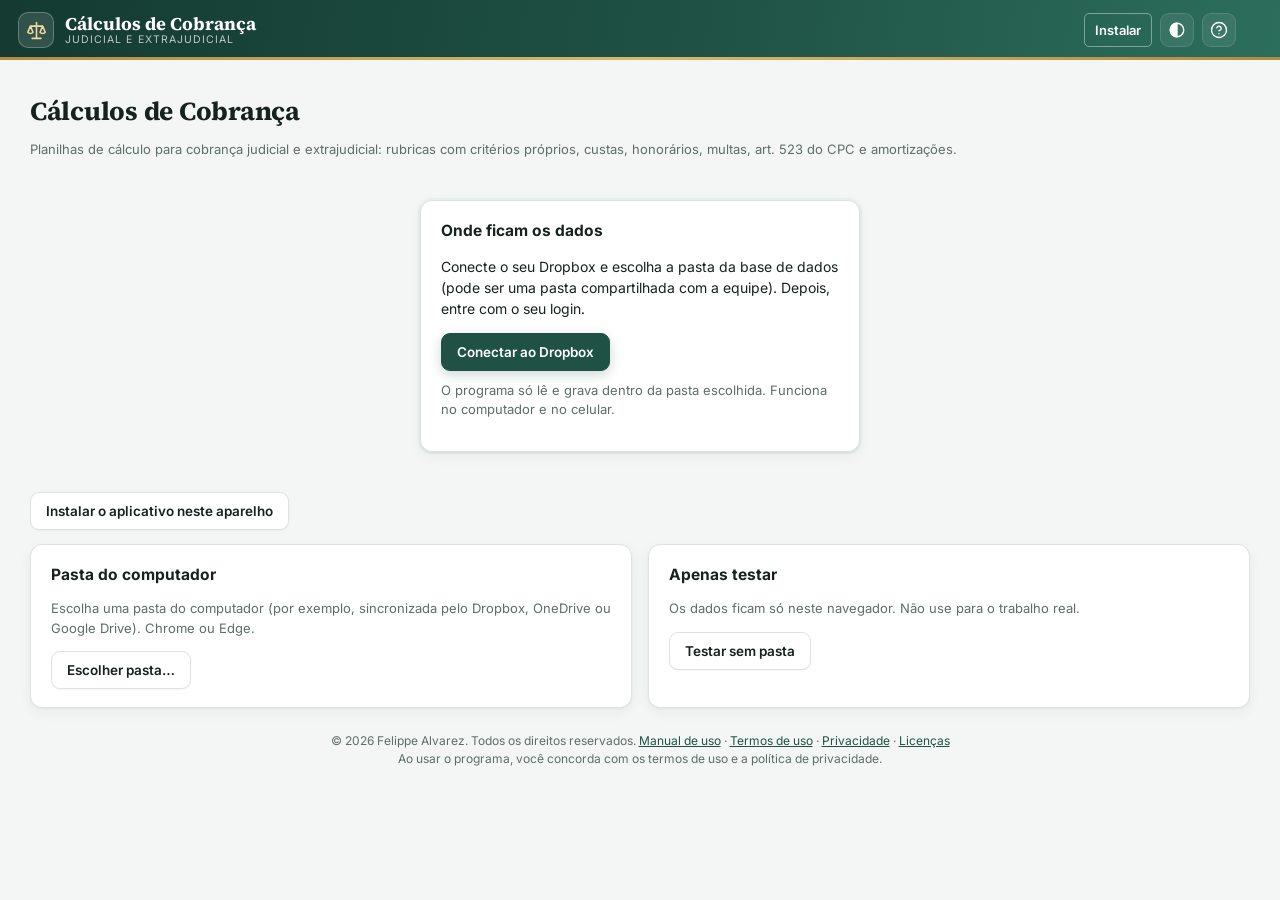
<file: index.html>
<!doctype html>
<html lang="pt-BR"><head><meta charset="utf-8"><title>Cálculos de Cobrança</title>
<meta name="description" content="Planilhas de cálculo para cobrança judicial e extrajudicial, em PDF e Excel, com memória de cálculo.">
<meta property="og:type" content="website">
<meta property="og:locale" content="pt_BR">
<meta property="og:site_name" content="Cálculos de Cobrança">
<meta property="og:title" content="Cálculos de Cobrança">
<meta property="og:description" content="Planilhas de cálculo para cobrança judicial e extrajudicial, em PDF e Excel, com memória de cálculo.">
<meta property="og:url" content="https://felippealvarez.github.io/calculos-cobranca/">
<meta property="og:image" content="https://felippealvarez.github.io/calculos-cobranca/og-image.png">
<meta property="og:image:type" content="image/png">
<meta property="og:image:width" content="1200">
<meta property="og:image:height" content="630">
<meta property="og:image:alt" content="Cálculos de Cobrança: ícone de planilha sobre fundo verde">
<meta name="twitter:card" content="summary_large_image">
<meta name="twitter:title" content="Cálculos de Cobrança">
<meta name="twitter:description" content="Planilhas de cálculo para cobrança judicial e extrajudicial, em PDF e Excel, com memória de cálculo.">
<meta name="twitter:image" content="https://felippealvarez.github.io/calculos-cobranca/og-image.png">
<meta http-equiv="refresh" content="0; url=app/index.html"></head>
<body><p><a href="app/index.html">Abrir Cálculos de Cobrança</a></p></body></html>
</file>
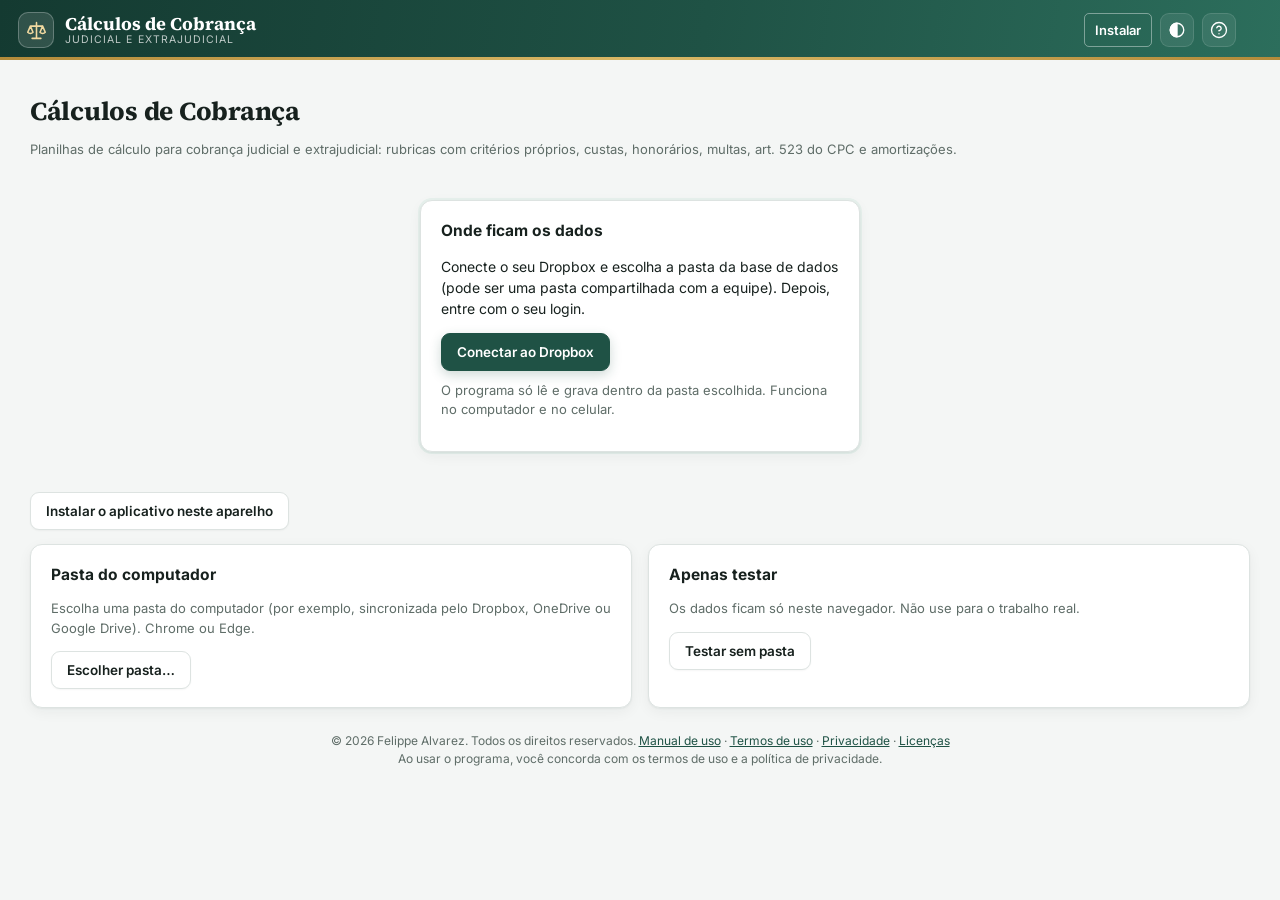
<file: app/index.html>
<!doctype html>
<html lang="pt-BR">
<head>
<meta charset="utf-8">
<meta name="viewport" content="width=device-width, initial-scale=1">
<meta name="theme-color" content="#1f5245">
<title>Cálculos de Cobrança</title>
<meta name="description" content="Planilhas de cálculo para cobrança judicial e extrajudicial, em PDF e Excel, com memória de cálculo.">
<meta property="og:type" content="website">
<meta property="og:locale" content="pt_BR">
<meta property="og:site_name" content="Cálculos de Cobrança">
<meta property="og:title" content="Cálculos de Cobrança">
<meta property="og:description" content="Planilhas de cálculo para cobrança judicial e extrajudicial, em PDF e Excel, com memória de cálculo.">
<meta property="og:url" content="https://felippealvarez.github.io/calculos-cobranca/">
<meta property="og:image" content="https://felippealvarez.github.io/calculos-cobranca/og-image.png">
<meta property="og:image:type" content="image/png">
<meta property="og:image:width" content="1200">
<meta property="og:image:height" content="630">
<meta property="og:image:alt" content="Cálculos de Cobrança: ícone de planilha sobre fundo verde">
<meta name="twitter:card" content="summary_large_image">
<meta name="twitter:title" content="Cálculos de Cobrança">
<meta name="twitter:description" content="Planilhas de cálculo para cobrança judicial e extrajudicial, em PDF e Excel, com memória de cálculo.">
<meta name="twitter:image" content="https://felippealvarez.github.io/calculos-cobranca/og-image.png">
<link rel="icon" href="icone.svg" type="image/svg+xml">
<link rel="icon" href="icones/favicon-32.png" sizes="32x32" type="image/png">
<link rel="manifest" href="manifest.webmanifest">
<link rel="apple-touch-icon" href="icones/apple-touch-icon.png">
<meta name="apple-mobile-web-app-capable" content="yes">
<meta name="mobile-web-app-capable" content="yes">
<meta name="apple-mobile-web-app-title" content="Cálculos">
<meta name="apple-mobile-web-app-status-bar-style" content="default">
<link rel="preload" href="fontes/inter.woff2" as="font" type="font/woff2" crossorigin>
<link rel="stylesheet" href="estilo.css">
<script>
  // Tema antes de desenhar a página (evita o clarão ao abrir no modo escuro)
  try { var t = localStorage.getItem('ccb-tema') || 'auto';
    document.documentElement.dataset.tema = t === 'escuro' || (t === 'auto' && matchMedia('(prefers-color-scheme: dark)').matches) ? 'escuro' : 'claro'; } catch (e) {}
</script>
</head>
<body>
<header class="topo">
  <button id="btMenu" class="bt-menu" aria-label="Abrir menu"><svg class="ic" viewBox="0 0 24 24"><path d="M4 6h16M4 12h16M4 18h16"/></svg></button>
  <a class="marca" href="#/inicio">
    <span class="emblema"><svg class="ic" viewBox="0 0 24 24"><path d="M12 3v18M7 21h10M5 7h14M5 7l-3 7a4 4 0 0 0 6 0L5 7zM19 7l-3 7a4 4 0 0 0 6 0l-3-7z"/></svg></span>
    <span class="nome-app"><b>Cálculos de Cobrança</b><small>Judicial e extrajudicial</small></span></a>
  <button type="button" id="btBuscaTopo" class="busca-topo" title="Buscar cálculo (Ctrl+K)" hidden><svg class="ic" viewBox="0 0 24 24"><circle cx="11" cy="11" r="7"/><path d="m21 21-4.3-4.3"/></svg><span>Buscar cálculo, devedor, processo…</span><kbd>Ctrl K</kbd></button>
  <div class="acoes-topo">
    <button type="button" id="btInstalarTopo" class="bt-manual" title="Instalar o aplicativo neste aparelho" hidden>Instalar</button>
    <button type="button" id="btTema" class="bt-topo" title="Tema claro ou escuro"></button>
    <a class="bt-topo" href="#/manual" title="Manual de uso"><svg class="ic" viewBox="0 0 24 24"><circle cx="12" cy="12" r="10"/><path d="M9.09 9a3 3 0 0 1 5.83 1c0 2-3 3-3 3M12 17h.01"/></svg></a>
  </div>
  <div class="topo-dir"><div id="usuarioTopo" class="usuario-topo"></div><div id="statusArmaz" class="status-armaz"></div></div>
</header>
<nav id="menu" class="menu">
  <a href="#/calculo/novo" class="menu-novo" data-ic="mais">Novo cálculo</a>
  <div class="menu-grupo">Trabalho</div>
  <a href="#/inicio" data-rota="inicio" data-ic="painel">Painel</a>
  <a href="#/calculos" data-rota="calculo" data-ic="calc">Cálculos <span class="cont" id="contCalculos"></span></a>
  <a href="#/acordos" data-rota="acordo" data-ic="acordo">Acordos</a>
  <a href="#/credores" data-rota="credor" data-ic="pessoas">Credores (clientes)</a>
  <div class="menu-grupo">Administração</div>
  <a href="#/usuarios" data-rota="usuarios" class="so-admin" data-ic="usuario">Usuários</a>
  <a href="#/config" data-rota="config" class="so-admin" data-ic="engr">Configurações</a>
  <a href="#/conta" data-rota="conta" data-ic="conta">Minha conta</a>
  <div class="menu-grupo">Ajuda</div>
  <a href="#/manual" data-rota="manual" data-ic="livro">Manual de uso</a>
  <a href="#/sobre" data-rota="sobre" data-ic="escudo">Sobre, termos e privacidade</a>
  <a href="#" id="btInstalar" class="link-instalar" data-ic="instalar">Instalar o aplicativo</a>
  <div id="rodapeMenu" class="rodape-menu"></div>
</nav>
<div id="fundoMenu" class="fundo-menu"></div>
<main id="conteudo"><p class="carregando">Carregando…</p></main>
<nav id="navInferior" class="nav-inferior">
  <a href="#/inicio" data-rota="inicio" data-ic="painel">Painel</a>
  <a href="#/calculos" data-rota="calculo" data-ic="calc">Cálculos</a>
  <a href="#/acordos" data-rota="acordo" data-ic="acordo">Acordos</a>
  <a href="#/credores" data-rota="credor" data-ic="pessoas">Credores</a>
  <a href="#" id="btMaisInferior" data-ic="menu">Mais</a>
</nav>
<a href="#/calculo/novo" id="fabNovo" class="fab" title="Novo cálculo" hidden><svg class="ic" viewBox="0 0 24 24"><path d="M12 5v14M5 12h14"/></svg></a>

<div id="modal" class="modal" hidden><div class="modal-caixa" id="modalCaixa"></div></div>
<div id="aviso" class="aviso" role="status"></div>
<datalist id="dlRubricas"></datalist>
<datalist id="dlCustas"></datalist>

<script src="lib/jspdf.umd.min.js"></script>
<script src="util.js"></script>
<script src="armazenamento.js"></script>
<script src="auth.js"></script>
<script src="indices.js"></script>
<script src="calculo.js"></script>
<script src="xlsx.js"></script>
<script src="pdf.js"></script>
<script src="relatorios.js"></script>
<script src="series.js"></script>
<script src="acordo.js"></script>
<script src="acordo-tela.js"></script>
<script src="sobre.js"></script>
<script src="manual.js"></script>
<script src="app.js"></script>
</body>
</html>
</file>
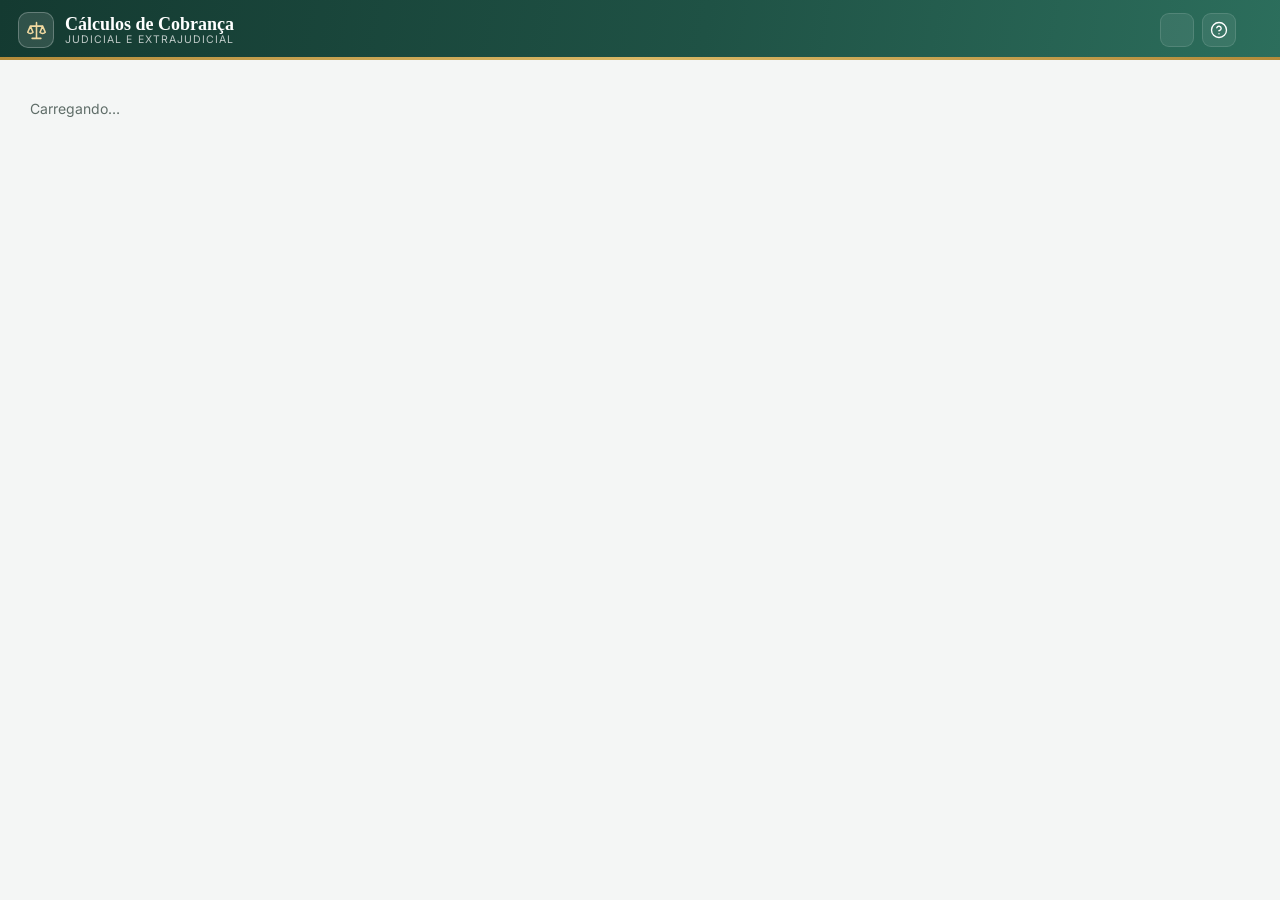
<file: Abrir Calculos de Cobranca.html>
<!doctype html>
<html lang="pt-BR"><head><meta charset="utf-8"><title>Cálculos de Cobrança</title>
<meta http-equiv="refresh" content="0; url=app/index.html"></head>
<body style="font-family:system-ui,sans-serif;padding:24px">Abrindo… Se não abrir, clique em <a href="app/index.html">app/index.html</a>. Use o Google Chrome ou o Microsoft Edge.</body></html>
</file>
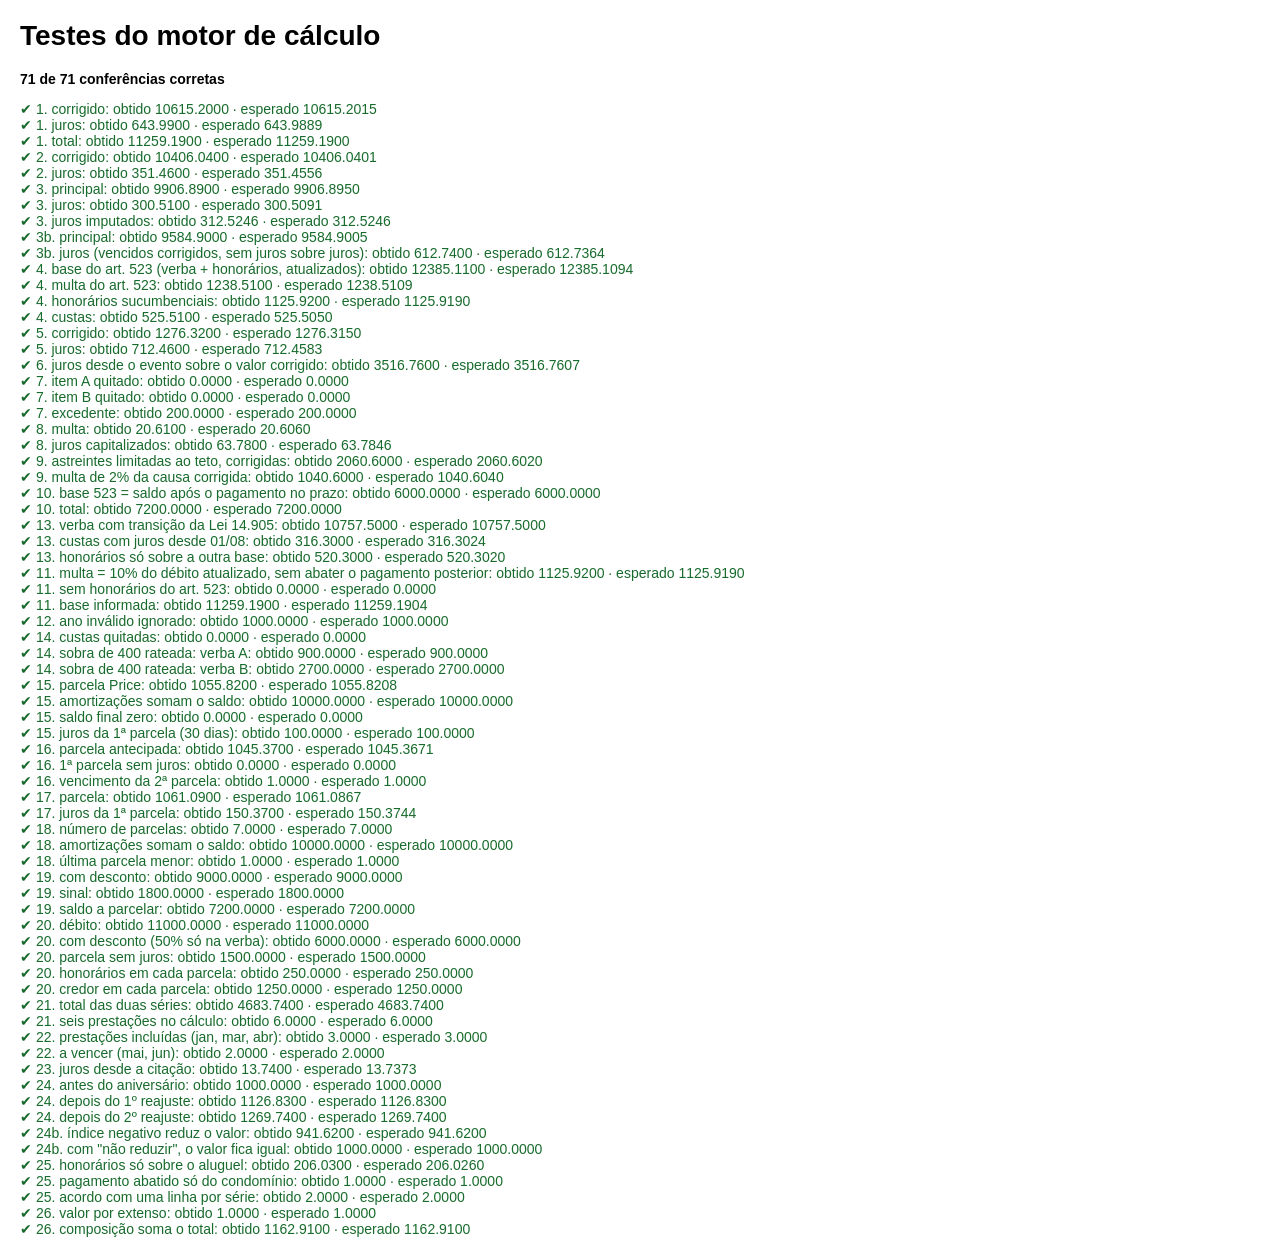
<file: _desenvolvimento/testes.html>
<!doctype html>
<html lang="pt-BR"><head><meta charset="utf-8"><title>Testes do motor de cálculo</title>
<style>body{font:14px Arial;margin:20px}.ok{color:#176b2c}.erro{color:#b3261e;font-weight:bold}pre{background:#f4f4f4;padding:8px}</style></head>
<body><h1>Testes do motor de cálculo</h1><div id="saida"></div>
<script src="../app/util.js"></script>
<script>
// Índices fictícios: IPCA 1% ao mês, taxa legal 0,5% ao mês, SELIC 1% ao mês (contas conferíveis à mão)
const D = { config: { padroes: {} }, indices: { series: {} } };
for (const [n, v] of [['IPCA', 1], ['Taxa legal', 0.5], ['SELIC', 1]]) {
  D.indices.series[n] = {};
  for (let m = '2019-01'; m <= '2026-09'; m = addMes(m, 1)) D.indices.series[n][m] = v;
}
</script>
<script src="../app/indices.js"></script>
<script src="../app/calculo.js"></script>
<script src="../app/series.js"></script>
<script src="../app/acordo.js"></script>
<script src="../app/relatorios.js"></script>
<script>
const res = [];
const perto = (a, b, tol = 0.011) => Math.abs(a - b) <= tol;
function confere(nome, obtido, esperado, tol) {
  res.push({ nome, ok: perto(obtido, esperado, tol), obtido, esperado });
}
const rub = (valor, desde, regimes, extra = {}) => ({ id: 'r' + Math.random(), descricao: 'Rubrica', valor, corrDesde: desde, jurosDesde: desde, regimes, ...extra });
const IPCA1 = [{ desde: '', indice: 'IPCA', juros: 'mensal', taxa: 1 }];
const calc = (o, data) => calcular({ tipo: 'judicial', rubricas: [], custas: [], honorarios: [], multas: [], amortizacoes: [], ...o }, data);

// 1) IPCA + 1% a.m. simples
{
  const r = calc({ rubricas: [rub(10000, '2024-01-15', IPCA1)] }, '2024-07-15');
  const corr = 10000 * Math.pow(1.01, 6), juros = corr * 0.01 / 30 * 182;
  confere('1. corrigido', r.itens[0].principal, corr);
  confere('1. juros', r.itens[0].juros, juros);
  confere('1. total', r.total, r2(corr) + r2(juros));
}
// 2) Transição da Lei 14.905/2024
{
  const regs = [{ desde: '', indice: 'IPCA', juros: 'mensal', taxa: 1 }, { desde: '2024-08-30', indice: 'IPCA', juros: 'legal' }];
  const r = calc({ rubricas: [rub(10000, '2024-06-10', regs)] }, '2024-10-10');
  const corr = 10000 * Math.pow(1.01, 4);
  const taxa = 0.01 / 30 * 81 + 0.005 / 31 * 2 + 0.005 + 0.005 / 31 * 9;
  confere('2. corrigido', r.itens[0].principal, corr);
  confere('2. juros', r.itens[0].juros, corr * taxa);
}
// 3) Amortização imputada primeiro nos juros
{
  const r = calc({ rubricas: [rub(10000, '2024-01-01', IPCA1)], amortizacoes: [{ data: '2024-04-01', valor: 1000, imputacao: 'juros', destino: 'proporcional' }] }, '2024-07-01');
  const f1 = Math.pow(1.01, 3), f2 = Math.pow(1.01, 6);
  const J1 = 10000 * 0.01 / 30 * 91;               // em unidades da data-base
  const Pb = 10000 - (1000 / f1 - J1);
  const J2 = Pb * 0.01 / 30 * 91;
  confere('3. principal', r.itens[0].principal, Pb * f2);
  confere('3. juros', r.itens[0].juros, J2 * f2);
  confere('3. juros imputados', r.amort[0].imputado[0].juros, J1 * f1);
}
// 3b) Amortização imputada primeiro no principal
{
  const r = calc({ rubricas: [rub(10000, '2024-01-01', IPCA1)], amortizacoes: [{ data: '2024-04-01', valor: 1000, imputacao: 'principal', destino: 'proporcional' }] }, '2024-07-01');
  const f1 = Math.pow(1.01, 3), f2 = Math.pow(1.01, 6);
  const J1 = 10000 * 0.01 / 30 * 91, Pb = 10000 - 1000 / f1, J2 = Pb * 0.01 / 30 * 91;
  confere('3b. principal', r.itens[0].principal, Pb * f2);
  confere('3b. juros (vencidos corrigidos, sem juros sobre juros)', r.itens[0].juros, (J1 + J2) * f2);
}
// 4) Honorários sobre a condenação, custas e art. 523
{
  const r = calc({
    rubricas: [rub(10000, '2024-01-01', IPCA1)], regimes: IPCA1,
    custas: [{ id: 'c1', data: '2024-02-01', descricao: 'Custas', valor: 500, corrigir: true }],
    honorarios: [{ id: 'h1', forma: 'condenacao', pct: 10 }],
    art523: { aplicar: true, multa: 10, honorarios: 10, baseHonorarios: true, baseCustas: false, baseMultas: true },
  }, '2024-07-01');
  const rubF = 10000 * Math.pow(1.01, 6) * (1 + 0.01 / 30 * 182);
  confere('4. base do art. 523 (verba + honorários, atualizados)', r.r523.baseFinal, rubF * 1.1, 0.02);
  confere('4. multa do art. 523', r.itens.find(i => i.itemId === 'art523-multa').total, rubF * 0.11, 0.02);
  confere('4. honorários sucumbenciais', r.itens.find(i => i.itemId === 'h1').total, rubF * 0.1, 0.02);
  confere('4. custas', r.itens.find(i => i.itemId === 'c1').total, 500 * Math.pow(1.01, 5));
}
// 5) UFIR-RJ até a Lei 14.905 e SELIC depois
{
  const regs = [{ desde: '', indice: 'UFIR-RJ', juros: 'mensal', taxa: 1 }, { desde: '2024-08-30', indice: 'Nenhum', juros: 'selic' }];
  const r = calc({ rubricas: [rub(1000, '2020-03-10', regs)] }, '2024-10-10');
  const f = 4.5373 / 3.5550;
  const taxa = 0.01 / 30 * diasEntre('2020-03-10', '2024-08-30') + 0.01 / 31 * 2 + 0.01 + 0.01 / 31 * 9;
  confere('5. corrigido', r.itens[0].principal, 1000 * f);
  confere('5. juros', r.itens[0].juros, 1000 * f * taxa);
}
// 6) Dano moral: juros desde o evento (Súm. 54) e correção desde o arbitramento (Súm. 362)
{
  const r = calc({ rubricas: [rub(20000, '2024-03-05', IPCA1, { jurosDesde: '2023-01-10' })] }, '2024-06-05');
  const f = Math.pow(1.01, 3);
  confere('6. juros desde o evento sobre o valor corrigido', r.itens[0].juros, 20000 * f * 0.01 / 30 * diasEntre('2023-01-10', '2024-06-05'));
}
// 7) Pagamento em item específico com sobra para os demais (mais antigos primeiro) e excedente
{
  const a = rub(1000, '2024-01-01', [{ desde: '', indice: 'Nenhum', juros: 'nenhum' }]), b = rub(500, '2024-02-01', [{ desde: '', indice: 'Nenhum', juros: 'nenhum' }]);
  const r = calc({ rubricas: [a, b], amortizacoes: [{ data: '2024-03-01', valor: 1700, imputacao: 'juros', destino: a.id }] }, '2024-04-01');
  confere('7. item A quitado', r.itens.find(i => i.itemId === a.id).total, 0);
  confere('7. item B quitado', r.itens.find(i => i.itemId === b.id).total, 0);
  confere('7. excedente', r.excedente, 200);
}
// 8) Multa contratual e capitalização mensal
{
  const regs = [{ desde: '', indice: 'IPCA', juros: 'mensal', taxa: 2, capitalizar: true }];
  const r = calc({ rubricas: [rub(1000, '2024-01-01', regs, { multa: 2 })] }, '2024-04-01');
  const f = Math.pow(1.01, 3), d = 91;
  confere('8. multa', r.itens[0].multa, 1000 * f * 0.02);
  confere('8. juros capitalizados', r.itens[0].juros, 1000 * f * (Math.pow(1.02, d / 30) - 1));
}
// 9) Astreintes com teto e multa sobre o valor da causa
{
  const r = calc({
    valorCausa: { valor: 50000, data: '2024-01-01' },
    multas: [{ id: 'm1', forma: 'diaria', valorDia: 100, inicio: '2024-02-01', fim: '2024-02-29', teto: 2000, corrDesde: '2024-02-29' },
      { id: 'm2', forma: 'pctCausa', pct: 2 }],
    regimes: IPCA1,
  }, '2024-05-01');
  confere('9. astreintes limitadas ao teto, corrigidas', r.itens.find(i => i.itemId === 'm1').total, 2000 * Math.pow(1.01, 3));
  confere('9. multa de 2% da causa corrigida', r.itens.find(i => i.itemId === 'm2').total, 1000 * Math.pow(1.01, 4));
}
// 10) Pagamento parcial no prazo reduz a base do art. 523 (§ 2º)
{
  const regs0 = [{ desde: '', indice: 'Nenhum', juros: 'nenhum' }];
  const r = calc({ rubricas: [rub(10000, '2024-01-01', regs0)], regimes: regs0,
    amortizacoes: [{ data: '2024-03-10', valor: 4000, imputacao: 'juros', destino: 'proporcional', noPrazo: true }],
    art523: { aplicar: true, multa: 10, honorarios: 10 } }, '2024-04-01');
  confere('10. base 523 = saldo após o pagamento no prazo', r.r523.baseFinal, 6000);
  confere('10. total', r.total, 7200);
}
// 13) Critérios numa linha (crit) com a Lei 14.905, custas com juros e honorários com outra base
{
  const crit = { indice: 'IPCA', juros: 'mensal', taxa: 1, lei14905: true };
  const r = calc({
    rubricas: [{ id: 'r1', descricao: 'Verba', valor: 10000, corrDesde: '2024-06-10', jurosDesde: '2024-06-10', crit }],
    custas: [{ id: 'c1', descricao: 'Custas', valor: 300, corrDesde: '2024-07-01', jurosDesde: '2024-08-01', crit: { indice: 'IPCA', juros: 'mensal', taxa: 1 } }],
    honorarios: [{ id: 'h1', forma: 'condenacao', pct: 10, fora: ['r1'], outras: [{ valor: 5000, corrDesde: '2024-06-01', jurosDesde: '', crit: { indice: 'IPCA', juros: 'nenhum' } }] }],
  }, '2024-10-10');
  const corr = 10000 * Math.pow(1.01, 4), taxa = 0.01 / 30 * 81 + 0.005 / 31 * 2 + 0.005 + 0.005 / 31 * 9;
  confere('13. verba com transição da Lei 14.905', r.itens.find(i => i.itemId === 'r1').total, r2(corr) + r2(corr * taxa));
  confere('13. custas com juros desde 01/08', r.itens.find(i => i.itemId === 'c1').total, 300 * Math.pow(1.01, 3) * (1 + 0.01 / 30 * diasEntre('2024-08-01', '2024-10-10')));
  confere('13. honorários só sobre a outra base', r.itens.find(i => i.itemId === 'h1').total, 500 * Math.pow(1.01, 4));
}

// 11) Art. 523 com base atualizada (padrão), só a multa, pagamento posterior ao prazo não reduz a base
{
  const a = rub(10000, '2024-01-01', IPCA1);
  const r = calc({ rubricas: [a], regimes: IPCA1,
    amortizacoes: [{ data: '2024-06-01', valor: 3000, imputacao: 'juros', destino: a.id }],
    art523: { aplicar: true, data: '2024-03-01', incluirMulta: true, multa: 10, incluirHonorarios: false, honorarios: 10 } }, '2024-07-01');
  const bruto = 10000 * Math.pow(1.01, 6) * (1 + 0.01 / 30 * 182);
  confere('11. multa = 10% do débito atualizado, sem abater o pagamento posterior', r.itens.find(i => i.itemId === 'art523-multa').total, bruto * 0.1, 0.02);
  confere('11. sem honorários do art. 523', r.itens.filter(i => i.itemId === 'art523-hon').length, 0);
  confere('11. base informada', r.r523.baseFinal, bruto, 0.02);
}
// 12) Data com ano inválido (0017) é ignorada, sem travar
{
  const r = calc({ rubricas: [rub(1000, '0017-12-01', IPCA1)] }, '2024-07-01');
  confere('12. ano inválido ignorado', r.total, 1000);
}

// 14) Amortização nas custas primeiro e o restante proporcionalmente nas verbas
{
  const s = [{ desde: '', indice: 'Nenhum', juros: 'nenhum' }];
  const a = rub(1000, '2024-01-01', s), b = rub(3000, '2024-01-01', s);
  const r = calc({ rubricas: [a, b], custas: [{ id: 'c1', descricao: 'Custas', valor: 200, corrDesde: '2024-01-01', crit: { indice: 'Nenhum', juros: 'nenhum' } }],
    amortizacoes: [{ data: '2024-02-01', valor: 600, imputacao: 'juros', destino: 'custasPrimeiro' }] }, '2024-03-01');
  confere('14. custas quitadas', r.itens.find(i => i.itemId === 'c1').total, 0);
  confere('14. sobra de 400 rateada: verba A', r.itens.find(i => i.itemId === a.id).total, 900);
  confere('14. sobra de 400 rateada: verba B', r.itens.find(i => i.itemId === b.id).total, 2700);
}

/* ---------- Simulação de acordo ---------- */
const S0 = [{ desde: '', indice: 'Nenhum', juros: 'nenhum' }];
const debito10mil = (extra = {}) => ({ tipo: 'judicial', rubricas: [rub(10000, '2024-01-01', S0, { id: 'rA' })], custas: [], honorarios: [], multas: [], amortizacoes: [], ...extra });
const acordo = (p, extra = {}) => ({ data: '2024-03-01', desconto: { modo: 'total', tipo: 'pct', valor: 0 }, sinal: { tipo: 'valor', valor: 0 },
  parcelas: { modo: 'numero', n: 10, taxa: 1, primeiro: '2024-03-31', jurosAte1: true, indice: 'IPCA', ...p }, ...extra });
const amortTotal = ra => ra.cronograma.reduce((s, x) => s + x.amortizacao, 0);
// 15) Tabela Price comum (1º vencimento 30 dias depois, com juros)
{
  const ra = calcularAcordo(debito10mil(), acordo({}));
  const pmt = 10000 * 0.01 / (1 - Math.pow(1.01, -10));
  confere('15. parcela Price', ra.parcela, pmt);
  confere('15. amortizações somam o saldo', amortTotal(ra), 10000);
  confere('15. saldo final zero', ra.cronograma[ra.cronograma.length - 1].saldo, 0);
  confere('15. juros da 1ª parcela (30 dias)', ra.cronograma[0].juros, 100);
}
// 16) Sem juros até o 1º vencimento, que cai 45 dias depois
{
  const ra = calcularAcordo(debito10mil(), acordo({ primeiro: '2024-04-15', jurosAte1: false }));
  confere('16. parcela antecipada', ra.parcela, 10000 * 0.01 / ((1 - Math.pow(1.01, -10)) * 1.01));
  confere('16. 1ª parcela sem juros', ra.cronograma[0].juros, 0);
  confere('16. vencimento da 2ª parcela', ra.cronograma[1].vencimento === '2024-05-15' ? 1 : 0, 1);
}
// 17) Com juros até um 1º vencimento 45 dias depois (juros proporcionais compostos)
{
  const ra = calcularAcordo(debito10mil(), acordo({ primeiro: '2024-04-15' }));
  const SV = 10000 * Math.pow(1.01, 45 / 30);
  confere('17. parcela', ra.parcela, SV * 0.01 / ((1 - Math.pow(1.01, -10)) * 1.01));
  confere('17. juros da 1ª parcela', ra.cronograma[0].juros, SV - 10000);
}
// 18) Valor da parcela informado: número de parcelas e última ajustada
{
  const ra = calcularAcordo(debito10mil(), acordo({ modo: 'valor', valor: 1500 }));
  const n = Math.ceil(-Math.log(1 - 10100 * 0.01 / (1500 * 1.01)) / Math.log(1.01));
  confere('18. número de parcelas', ra.n, n);
  confere('18. amortizações somam o saldo', amortTotal(ra), 10000);
  confere('18. última parcela menor', ra.cronograma[ra.n - 1].valor < 1500 ? 1 : 0, 1);
}
// 19) Desconto de 10% sobre o total e sinal de 20% sobre o valor com desconto
{
  const ra = calcularAcordo(debito10mil(), acordo({}, { desconto: { modo: 'total', tipo: 'pct', valor: 10 }, sinal: { tipo: 'pct', valor: 20 } }));
  confere('19. com desconto', ra.comDesconto, 9000);
  confere('19. sinal', ra.sinal, 1800);
  confere('19. saldo a parcelar', ra.saldo, 7200);
}
// 20) Desconto verba por verba e rateio entre credor e honorários
{
  const c = debito10mil({ honorarios: [{ id: 'h1', forma: 'fixo', valor: 1000, data: '2024-01-01', crit: { indice: 'Nenhum', juros: 'nenhum' } }] });
  const ra = calcularAcordo(c, acordo({ taxa: 0, n: 4 }, { desconto: { modo: 'itens', itens: { rA: { tipo: 'pct', valor: 50 } } } }));
  confere('20. débito', ra.debito, 11000);
  confere('20. com desconto (50% só na verba)', ra.comDesconto, 6000);
  confere('20. parcela sem juros', ra.parcela, 1500);
  confere('20. honorários em cada parcela', ra.cronograma[0].honorarios, 250);
  confere('20. credor em cada parcela', ra.cronograma[0].credor, 1250);
}

/* ---------- Séries mensais ---------- */
const critIPCA1 = { indice: 'IPCA', juros: 'mensal', taxa: 1 };
const serie = (id, descricao, de, ate, valor, extra = {}) => {
  const s = { id, descricao, crit: critIPCA1, multa: 0, juros: 'vencimento', jurosData: '', meses: [], ...extra };
  for (let m = de; m <= ate; m = addMes(m, 1)) s.meses.push({ id: id + m, competencia: m, vencimento: m + '-10', valor, pago: false });
  return s;
};
const esperadoMes = (valor, venc, calc) => {
  let meses = 0; for (let m = venc.slice(0, 7); m < calc.slice(0, 7); m = addMes(m, 1)) meses++;
  const corr = valor * Math.pow(1.01, meses);
  return r2(corr) + r2(corr * 0.01 / 30 * diasEntre(venc, calc));
};
// 21) Duas séries nos mesmos meses (aluguel e condomínio), juros desde cada vencimento
{
  const r = calc({ series: [serie('A', 'Aluguel', '2024-01', '2024-03', 1000), serie('C', 'Condomínio', '2024-01', '2024-03', 500)] }, '2024-04-10');
  const esp = ['2024-01-10', '2024-02-10', '2024-03-10'].reduce((s, v) => s + esperadoMes(1000, v, '2024-04-10') + esperadoMes(500, v, '2024-04-10'), 0);
  confere('21. total das duas séries', r.total, esp, 0.03);
  confere('21. seis prestações no cálculo', r.itens.filter(i => i.serie).length, 6);
}
// 22) Mês pago e meses a vencer ficam de fora
{
  const s = serie('A', 'Aluguel', '2024-01', '2024-06', 1000); s.meses[1].pago = true;
  const r = calc({ series: [s] }, '2024-04-15');
  confere('22. prestações incluídas (jan, mar, abr)', r.itens.filter(i => i.serie).length, 3);
  confere('22. a vencer (mai, jun)', r.aVencer, 2);
}
// 23) Juros desde uma data única (citação)
{
  const r = calc({ series: [serie('A', 'Aluguel', '2024-01', '2024-01', 1000, { juros: 'data', jurosData: '2024-03-01' })] }, '2024-04-10');
  const corr = 1000 * Math.pow(1.01, 3);
  confere('23. juros desde a citação', r.itens[0].juros, corr * 0.01 / 30 * diasEntre('2024-03-01', '2024-04-10'));
}
// 24) Reajuste anual pelo índice acumulado dos 12 meses anteriores
{
  const v = valoresDaSerie('2023-01', '2024-04', 1000, { ativo: true, indice: 'IPCA', mes: 3 });
  confere('24. antes do aniversário', v.valores['2023-02'], 1000);
  confere('24. depois do 1º reajuste', v.valores['2023-03'], r2(1000 * Math.pow(1.01, 12)));
  confere('24. depois do 2º reajuste', v.valores['2024-03'], r2(r2(1000 * Math.pow(1.01, 12)) * Math.pow(1.01, 12)));
}
// 24b) Reajuste com índice negativo: sem a opção, o valor cai; com "não reduzir", fica igual
{
  const IPCAantes = { ...D.indices.series.IPCA };
  for (let m = '2023-03'; m <= '2024-02'; m = addMes(m, 1)) D.indices.series.IPCA[m] = -0.5;
  const cai = valoresDaSerie('2024-01', '2024-04', 1000, { ativo: true, indice: 'IPCA', mes: 3 });
  const mantem = valoresDaSerie('2024-01', '2024-04', 1000, { ativo: true, indice: 'IPCA', mes: 3, naoReduzir: true });
  D.indices.series.IPCA = IPCAantes;
  confere('24b. índice negativo reduz o valor', cai.valores['2024-03'], r2(1000 * Math.pow(0.995, 12)));
  confere('24b. com "não reduzir", o valor fica igual', mantem.valores['2024-03'], 1000);
}
// 25) Honorários sem uma série na base, pagamento só numa série e acordo com a série agrupada
{
  const sA = serie('A', 'Aluguel', '2024-01', '2024-02', 1000), sC = serie('C', 'Condomínio', '2024-01', '2024-02', 500);
  const c = { tipo: 'judicial', rubricas: [], custas: [], multas: [], series: [sA, sC], honorarios: [{ id: 'h1', forma: 'condenacao', pct: 10, fora: ['serie:C'] }],
    amortizacoes: [{ data: '2024-02-20', valor: 300, imputacao: 'juros', destino: 'serie:C' }] };
  const r = calcular(c, '2024-03-10');
  const alug = ['2024-01-10', '2024-02-10'].reduce((s, v) => s + esperadoMes(1000, v, '2024-03-10'), 0);
  confere('25. honorários só sobre o aluguel', r.itens.find(i => i.itemId === 'h1').total, alug * 0.1, 0.03);
  confere('25. pagamento abatido só do condomínio', r.amort[0].imputado.every(l => l.rotulo.startsWith('Condomínio')) ? 1 : 0, 1);
  const ra = calcularAcordo(c, { data: '2024-03-10', desconto: { modo: 'total', tipo: 'pct', valor: 0 }, sinal: { tipo: 'valor', valor: 0 }, parcelas: { modo: 'numero', n: 1, taxa: 0, primeiro: '2024-04-10' } });
  confere('25. acordo com uma linha por série', ra.itens.filter(i => i.itemId.startsWith('serie:')).length, 2);
}

// 26. Valor por extenso (resultado em destaque) e composição do total
{
  const ext = [[134355.61, 'cento e trinta e quatro mil, trezentos e cinquenta e cinco reais e sessenta e um centavos'], [1100000, 'um milhão e cem mil reais'],
    [2000000, 'dois milhões de reais'], [1001, 'mil e um reais'], [0.01, 'um centavo'], [100, 'cem reais']];
  confere('26. valor por extenso', ext.every(([v, t]) => valorPorExtenso(v) === t) ? 1 : 0, 1);
  const r = calc({ rubricas: [rub(1000, '2024-01-10', IPCA1, { multa: 2 })], custas: [{ id: 'c1', descricao: 'Custas', valor: 100, corrDesde: '2024-01-10', jurosDesde: '', crit: { indice: 'IPCA', juros: 'nenhum' } }] }, '2024-03-10');
  confere('26. composição soma o total', composicao(r).reduce((s, [, v]) => s + v, 0), r.total, 0.011);
}

document.getElementById('saida').innerHTML = `<p><b>${res.filter(x => x.ok).length} de ${res.length} conferências corretas</b></p>` +
  res.map(x => `<div class="${x.ok ? 'ok' : 'erro'}">${x.ok ? '✔' : '✘'} ${x.nome}: obtido ${x.obtido?.toFixed?.(4)} · esperado ${x.esperado.toFixed(4)}</div>`).join('');
window.resultadoTestes = res;
</script></body></html>
</file>
<file: app/estilo.css>
/* Fontes no próprio aplicativo (funcionam sem internet). Licença SIL Open Font License: ver fontes/ */
@font-face { font-family: "Inter"; src: url("fontes/inter.woff2") format("woff2"); font-weight: 100 900; font-style: normal; font-display: swap; }
@font-face { font-family: "Source Serif 4"; src: url("fontes/source-serif-4-700.woff2") format("woff2"); font-weight: 600 800; font-style: normal; font-display: swap; }

:root {
  --pri: #1f5245;
  --pri-esc: #143a31;
  --pri-2: #2c6e5c;
  --pri-claro: #e7f1ed;
  --pri-claro2: #f2f8f5;
  --ouro: #b38b3a;
  --ouro-claro: #f6efe0;
  --ouro-texto: #7d5f1f;
  --fundo: #f4f6f5;
  --cartao: #ffffff;
  --campo: #ffffff;
  --borda: #dde3e1;
  --borda-suave: #edf0ef;
  --texto: #17211e;
  --suave: #5f6d68;
  --ok: #1e7d4f;
  --ok-fundo: #e2f4ea;
  --aviso: #8a5a00;
  --aviso-fundo: #fff4d6;
  --erro: #b3261e;
  --erro-fundo: #fdecea;
  --azul: #2851a8;
  --azul-fundo: #e6eefc;
  --subtotal: #fafbfb;
  --barra: rgba(255,255,255,.94);
  --sombra: 0 1px 2px rgba(16,40,32,.05), 0 4px 14px rgba(16,40,32,.05);
  --sombra-forte: 0 12px 32px rgba(16,40,32,.16);
  --serifa: "Source Serif 4", Georgia, "Times New Roman", serif;
  --raio: 12px;
  --topo: 60px;
  --menu: 236px;
  color-scheme: light;
}
/* Tema escuro */
:root[data-tema="escuro"] {
  --pri: #3f9c80;
  --pri-esc: #2f7d66;
  --pri-2: #3f9c80;
  --pri-claro: #183a31;
  --pri-claro2: #13261f;
  --ouro: #d2a955;
  --ouro-claro: #3a2f17;
  --ouro-texto: #e8c983;
  --fundo: #0f1715;
  --cartao: #16201d;
  --campo: #111a17;
  --borda: #2a3a35;
  --borda-suave: #213029;
  --texto: #e4ebe8;
  --suave: #93a39d;
  --ok: #6fd3a0;
  --ok-fundo: #173a2a;
  --aviso: #f0c46a;
  --aviso-fundo: #3a2e12;
  --erro: #ff8a80;
  --erro-fundo: #3d1c1a;
  --azul: #9db8f0;
  --azul-fundo: #1c2a45;
  --subtotal: #1a2622;
  --barra: rgba(18,27,24,.94);
  --sombra: 0 1px 2px rgba(0,0,0,.3), 0 4px 14px rgba(0,0,0,.25);
  --sombra-forte: 0 12px 32px rgba(0,0,0,.5);
  color-scheme: dark;
}

* { box-sizing: border-box; }
html { -webkit-text-size-adjust: 100%; }
body {
  margin: 0;
  font: 14px/1.5 Inter, system-ui, -apple-system, "Segoe UI", Roboto, sans-serif;
  font-feature-settings: "cv11", "ss01";
  -webkit-font-smoothing: antialiased;
  background: var(--fundo);
  color: var(--texto);
}
a { color: var(--pri); }
h1 { font-family: var(--serifa); font-size: 27px; font-weight: 700; letter-spacing: -.01em; margin: 0; line-height: 1.2; }
h2 { font-size: 15.5px; font-weight: 700; margin: 0 0 10px; }
h3.sec { grid-column: 1 / -1; font-size: 12px; text-transform: uppercase; letter-spacing: .06em; color: var(--pri); margin: 14px 0 0; padding-top: 12px; border-top: 1px solid var(--borda-suave); }
h3.sec:first-child { border-top: 0; padding-top: 0; margin-top: 0; }
[hidden] { display: none !important; }
svg.ic { width: 18px; height: 18px; stroke: currentColor; fill: none; stroke-width: 1.8; stroke-linecap: round; stroke-linejoin: round; flex: none; vertical-align: middle; }

/* ---------- Estrutura ---------- */
.topo {
  position: sticky; top: 0; z-index: 30;
  height: var(--topo); display: flex; align-items: center; gap: 14px;
  padding: 0 18px; color: #fff;
  background: linear-gradient(100deg, #143a31 0%, #1f5245 55%, #2c6e5c 100%);
}
.topo::after { content: ""; position: absolute; left: 0; right: 0; bottom: 0; height: 3px; background: linear-gradient(90deg, #b38b3a, #d9b866 50%, #b38b3a); }
:root[data-tema="escuro"] .topo { background: linear-gradient(100deg, #0c1714 0%, #12261f 60%, #173129 100%); }
.marca { display: flex; align-items: center; gap: 11px; color: #fff; text-decoration: none; min-width: 0; }
.emblema { width: 36px; height: 36px; border-radius: 10px; background: rgba(255,255,255,.12); border: 1px solid rgba(255,255,255,.25); display: grid; place-items: center; flex: none; }
.emblema svg.ic { width: 21px; height: 21px; stroke: #f1d9a0; }
.nome-app { display: flex; flex-direction: column; line-height: 1.15; min-width: 0; }
.nome-app b { font-family: var(--serifa); font-size: 18px; font-weight: 700; white-space: nowrap; }
.nome-app small { font-size: 10.5px; opacity: .72; letter-spacing: .1em; text-transform: uppercase; white-space: nowrap; }
.busca-topo { margin-left: 28px; flex: 0 1 380px; min-width: 0; display: flex; align-items: center; gap: 8px; background: rgba(255,255,255,.1); border: 1px solid rgba(255,255,255,.18); border-radius: 10px; padding: 7px 12px; color: rgba(255,255,255,.78); font: inherit; font-size: 13px; cursor: pointer; text-align: left; }
.busca-topo span { flex: 1; white-space: nowrap; overflow: hidden; text-overflow: ellipsis; }
.busca-topo:hover { background: rgba(255,255,255,.16); }
.busca-topo kbd { font: 11px Inter, sans-serif; background: rgba(255,255,255,.15); border-radius: 4px; padding: 1px 6px; }
.status-armaz { margin-left: auto; font-size: 12px; opacity: .85; white-space: nowrap; overflow: hidden; text-overflow: ellipsis; max-width: 45vw; }
.bt-menu { display: none; background: none; border: 0; color: #fff; cursor: pointer; padding: 6px; border-radius: 8px; }
.bt-menu svg.ic { width: 22px; height: 22px; }
.bt-topo { display: grid; place-items: center; width: 34px; height: 34px; border-radius: 9px; color: #fff; background: rgba(255,255,255,.08); border: 1px solid rgba(255,255,255,.12); cursor: pointer; text-decoration: none; padding: 0; }
.bt-topo:hover { background: rgba(255,255,255,.18); }

.menu {
  position: fixed; top: var(--topo); left: 0; bottom: 0; width: var(--menu); z-index: 25;
  background: var(--cartao); border-right: 1px solid var(--borda); padding: 14px 12px; overflow-y: auto;
  display: none; flex-direction: column; gap: 1px;
}
body.conectado .menu { display: flex; }
.menu a { display: flex; align-items: center; gap: 11px; padding: 8px 12px; border-radius: 9px; color: var(--texto); text-decoration: none; font-weight: 500; position: relative; }
.menu a svg.ic { color: var(--suave); }
.menu a:hover { background: var(--fundo); }
.menu a.ativo { background: var(--pri-claro); color: var(--pri); font-weight: 600; }
.menu a.ativo svg.ic { color: var(--pri); }
.menu a.ativo::before { content: ""; position: absolute; left: -12px; top: 8px; bottom: 8px; width: 3px; border-radius: 0 3px 3px 0; background: var(--pri); }
.menu .cont { margin-left: auto; font-size: 11px; font-weight: 600; background: var(--fundo); color: var(--suave); border-radius: 99px; padding: 0 7px; }
.menu .cont:empty { display: none; }
.menu a.menu-novo { justify-content: center; background: var(--pri); color: #fff; font-weight: 600; margin: 2px 0 6px; box-shadow: 0 4px 12px rgba(31,82,69,.25); }
.menu a.menu-novo svg.ic { color: #fff; }
.menu a.menu-novo:hover { background: var(--pri-esc); }
.menu-grupo { font-size: 10.5px; font-weight: 700; letter-spacing: .1em; text-transform: uppercase; color: var(--suave); opacity: .75; padding: 14px 12px 5px; }
.fundo-menu { display: none; }

main { padding: 24px 30px 96px; max-width: 1320px; }
body.conectado main { margin-left: var(--menu); }
.carregando { color: var(--suave); }

.nav-inferior, .fab { display: none; }

@media (max-width: 1100px) { .busca-topo span, .busca-topo kbd { display: none; } .busca-topo { flex: none; margin-left: auto; padding: 7px 9px; } .busca-topo + .acoes-topo { margin-left: 8px; } }
@media (max-width: 900px) {
  .bt-menu { display: block; }
  body.conectado main { margin-left: 0; }
  .menu { transform: translateX(-100%); transition: transform .2s; box-shadow: 0 0 24px rgba(0,0,0,.2); }
  body.menu-aberto .menu { transform: none; }
  body.menu-aberto .fundo-menu { display: block; position: fixed; inset: var(--topo) 0 0 0; background: rgba(0,0,0,.35); z-index: 20; }
  main { padding: 16px 16px 150px; }
  .status-armaz { font-size: 11px; }
  /* Barra de navegação inferior e botão flutuante (celular) */
  body.conectado .nav-inferior { display: flex; position: fixed; left: 0; right: 0; bottom: 0; z-index: 28; background: var(--cartao); border-top: 1px solid var(--borda);
    padding: 6px 4px calc(6px + env(safe-area-inset-bottom)); justify-content: space-around; }
  .nav-inferior a { display: flex; flex-direction: column; align-items: center; gap: 2px; font-size: 10.5px; font-weight: 600; color: var(--suave); text-decoration: none; padding: 4px 8px; border-radius: 10px; min-width: 56px; }
  .nav-inferior a svg.ic { width: 21px; height: 21px; }
  .nav-inferior a.ativo { color: var(--pri); }
  body.conectado .fab:not([hidden]) { display: grid; place-items: center; position: fixed; right: 18px; bottom: calc(76px + env(safe-area-inset-bottom)); z-index: 27; width: 54px; height: 54px; border-radius: 18px;
    background: var(--ouro); color: #fff; box-shadow: 0 8px 20px rgba(179,139,58,.45); }
  .fab svg.ic { width: 24px; height: 24px; stroke-width: 2.4; }
  body.conectado .barra-salvar { bottom: calc(58px + env(safe-area-inset-bottom)); }
  body.conectado .aviso { bottom: calc(130px + env(safe-area-inset-bottom)); }
}
@media (max-width: 560px) { .nome-app small { display: none; } .nome-app b { font-size: 16px; } .acoes-topo .bt-manual { display: none; } }
@media (max-width: 420px) { .nome-app { display: none; } }

/* ---------- Componentes ---------- */
.cab-pagina { display: flex; flex-wrap: wrap; align-items: flex-end; justify-content: space-between; gap: 12px; margin-bottom: 16px; }
.cab-pagina .sub { color: var(--suave); margin-top: 4px; }
.voltar { display: inline-block; margin-bottom: 6px; text-decoration: none; font-size: 13px; }
.acoes, .acoes-linha { display: flex; flex-wrap: wrap; gap: 8px; align-items: center; }
.acoes-linha { margin-top: 10px; }
.espaco { flex: 1; }

.cartao { background: var(--cartao); border: 1px solid var(--borda); border-radius: var(--raio); padding: 16px; margin-bottom: 16px; }
.cartao-cab { display: flex; flex-wrap: wrap; gap: 10px; align-items: center; justify-content: space-between; margin-bottom: 12px; }
.cartao-cab h2 { margin: 0; }
.cartao.erro { border-color: var(--erro); background: var(--erro-fundo); }
.cartao.destaque { border-color: var(--pri); box-shadow: 0 0 0 2px var(--pri-claro); }
.colunas2 { display: grid; grid-template-columns: minmax(0, 1fr) minmax(0, 1fr); gap: 16px; align-items: start; }
.colunas2 > .cartao { margin-bottom: 0; }
.colunas2 { margin-bottom: 16px; }
@media (max-width: 1000px) { .colunas2 { grid-template-columns: minmax(0, 1fr); } }

.bt {
  display: inline-flex; align-items: center; justify-content: center; gap: 6px;
  min-height: 36px; padding: 6px 14px; border-radius: 6px; border: 1px solid var(--borda);
  background: var(--cartao); color: var(--texto); font: inherit; font-weight: 500; cursor: pointer; text-decoration: none; white-space: nowrap;
}
.bt:hover { border-color: var(--pri); color: var(--pri); }
.bt.primario { background: var(--pri); border-color: var(--pri); color: #fff; }
.bt.primario:hover { background: var(--pri-esc); color: #fff; }
.bt.perigo { color: var(--erro); border-color: #e5b8b4; }
.bt.perigo:hover { background: var(--erro-fundo); }
.bt.pequeno { min-height: 30px; padding: 4px 10px; font-size: 13px; }
.bt:disabled { opacity: .5; cursor: default; }
.bt-x { width: 30px; height: 30px; border: 0; border-radius: 6px; background: none; color: var(--suave); font-size: 20px; line-height: 1; cursor: pointer; }
.bt-x:hover:not(:disabled) { background: var(--erro-fundo); color: var(--erro); }
.bt-x:disabled { opacity: .3; }

input, select, textarea {
  font: inherit; color: var(--texto); background: var(--campo);
  border: 1px solid var(--borda); border-radius: 6px; padding: 7px 9px; min-height: 36px; width: 100%;
}
input:focus, select:focus, textarea:focus { outline: 2px solid var(--pri-claro); border-color: var(--pri); }
input:disabled, select:disabled, textarea:disabled { background: var(--fundo); color: var(--texto); }
input[type=checkbox], input[type=radio] { width: 17px; height: 17px; min-height: 0; accent-color: var(--pri); margin: 0; }
input[type=search] { max-width: 280px; }
input[type=month] { width: auto; }
textarea { resize: vertical; }
.num { text-align: right; font-variant-numeric: tabular-nums; }
.cen { text-align: center; justify-content: center; }
label.inline { display: inline-flex; align-items: center; gap: 8px; white-space: nowrap; }
label.inline input[type=date] { width: auto; }
.dica { color: var(--suave); font-size: 13px; }
.alerta { background: var(--aviso-fundo); color: var(--aviso); padding: 8px 12px; border-radius: 6px; }
.vazio { color: var(--suave); padding: 8px 0; }

.chip { display: inline-block; padding: 2px 9px; border-radius: 99px; font-size: 12px; font-weight: 600; vertical-align: middle; white-space: nowrap; }
.chip.aberto { background: var(--aviso-fundo); color: var(--aviso); }
.chip.fechado { background: var(--ok-fundo); color: var(--ok); }
.chip.pendente { background: var(--erro-fundo); color: var(--erro); }
.chip.neutro { background: var(--fundo); color: var(--suave); }

.kpis { display: grid; grid-template-columns: repeat(auto-fit, minmax(170px, 1fr)); gap: 12px; margin-bottom: 16px; }
.kpi { background: var(--cartao); border: 1px solid var(--borda); border-radius: var(--raio); padding: 12px 14px; }
.kpi span { display: block; font-size: 12px; color: var(--suave); }
.kpi b { display: block; font-size: 19px; margin-top: 2px; font-variant-numeric: tabular-nums; }
.kpi small { color: var(--suave); font-size: 12px; }

/* ---------- Tabelas ---------- */
.rolagem { overflow-x: auto; -webkit-overflow-scrolling: touch; }
.tabela { width: 100%; border-collapse: collapse; }
.tabela th { text-align: left; font-size: 12px; font-weight: 600; color: var(--suave); padding: 8px 10px; border-bottom: 2px solid var(--borda); white-space: nowrap; }
.tabela td { padding: 9px 10px; border-bottom: 1px solid var(--borda-suave); }
.tabela th.num, .tabela td.num { text-align: right; }
.tabela td.num { white-space: nowrap; }
.tabela.clicavel tbody tr { cursor: pointer; }
.tabela.clicavel tbody tr:hover { background: var(--pri-claro); }

dl.dados { display: grid; grid-template-columns: repeat(auto-fill, minmax(230px, 1fr)); gap: 10px 20px; margin: 0; }
dl.dados dt { font-size: 12px; color: var(--suave); }
dl.dados dd { margin: 0; }

/* ---------- Formulários ---------- */
.grade-form { display: grid; grid-template-columns: repeat(4, 1fr); gap: 12px 16px; }
.campo { display: flex; flex-direction: column; gap: 4px; min-width: 0; }
.campo > label { font-size: 12px; font-weight: 600; color: var(--suave); }
.campo small { color: var(--suave); font-size: 12px; }
.campo.w2 { grid-column: span 2; }
.campo.wfull, .dica.wfull { grid-column: 1 / -1; }
.barra-form { display: flex; flex-wrap: wrap; gap: 8px; align-items: center; margin-top: 18px; }
@media (max-width: 800px) {
  .grade-form { grid-template-columns: 1fr 1fr; }
}
@media (max-width: 520px) {
  .grade-form { grid-template-columns: 1fr; }
  .campo.w2 { grid-column: auto; }
}

.segmentado { display: flex; flex-wrap: wrap; gap: 8px; }
.segmentado label { display: inline-flex; align-items: center; gap: 8px; padding: 8px 12px; border: 1px solid var(--borda); border-radius: 6px; cursor: pointer; }
.segmentado label:has(input:checked) { border-color: var(--pri); background: var(--pri-claro); color: var(--pri); font-weight: 600; }

.enc-cab, .enc-linha { display: grid; grid-template-columns: 1fr 170px 170px 34px; gap: 8px; align-items: center; }
.enc-cab { font-size: 12px; font-weight: 600; color: var(--suave); }
.enc-linha { margin-bottom: 6px; }
.enc-linha label { display: block; }
#encargos:empty + .bt { margin-top: 4px; }

.rub-linha { display: grid; grid-template-columns: minmax(0, 360px) auto 34px; gap: 10px; align-items: center; margin-bottom: 6px; }
.logo-ctl { display: flex; align-items: center; gap: 12px; flex-wrap: wrap; }
.logo-ctl img { max-height: 48px; max-width: 160px; border: 1px solid var(--borda); border-radius: 4px; padding: 2px; background: #fff; }
.logo-ctl input { width: auto; border: 0; padding: 0; }

.rot-m { display: none; }

/* ---------- Mês do contrato ---------- */
.barra-mes { display: flex; flex-wrap: wrap; align-items: center; gap: 12px; }
.lanc { display: grid; grid-template-columns: minmax(150px, 1.2fr) minmax(120px, 1.2fr) 140px 140px 62px 62px 34px; gap: 8px; align-items: center; padding: 4px 0; }
.lanc.cab { font-size: 12px; font-weight: 600; color: var(--suave); border-bottom: 2px solid var(--borda); padding-bottom: 6px; margin-bottom: 4px; }
.lanc.cab .num { text-align: right; }
.lanc label { display: flex; align-items: center; justify-content: center; gap: 6px; }
.lanc.tot { font-weight: 700; border-top: 2px solid var(--borda); margin-top: 6px; padding-top: 8px; }
.lanc.tot .num { padding-right: 10px; }
.lancamentos { margin-bottom: 10px; }

.resumo { display: flex; flex-direction: column; }
.res-l { display: flex; justify-content: space-between; align-items: center; gap: 12px; padding: 7px 8px; border-bottom: 1px solid var(--borda-suave); }
.res-l b { font-variant-numeric: tabular-nums; white-space: nowrap; }
.res-l.dest { background: var(--pri-claro); font-weight: 600; }
.res-l.final { background: var(--pri); color: #fff; border-radius: 6px; font-weight: 700; font-size: 15px; margin-top: 4px; }
.res-l b.neg { color: var(--erro); }
.res-l.final b.neg { color: #ffd0cc; }
.res-l.taxa > span { display: flex; flex-wrap: wrap; align-items: center; gap: 6px; }
.taxa-ctl { display: inline-flex; flex-wrap: wrap; align-items: center; gap: 6px; min-width: 0; }
.taxa-ctl input { width: 70px; min-height: 30px; padding: 4px 6px; }
.taxa-ctl select { width: auto; max-width: 100%; min-height: 30px; padding: 4px 6px; }
.res-l > span { min-width: 0; }
.barra-mes label.inline { flex-wrap: wrap; white-space: normal; }
.res-l small { color: var(--suave); width: 100%; }

.rep { display: grid; grid-template-columns: 150px 130px 1fr 34px; gap: 8px; align-items: center; margin-bottom: 6px; }

.barra-salvar {
  position: fixed; left: 0; right: 0; bottom: 0; z-index: 15;
  display: flex; align-items: center; justify-content: flex-end; gap: 12px;
  padding: 10px 24px; background: var(--barra); backdrop-filter: blur(8px); border-top: 1px solid var(--borda);
}
body.conectado .barra-salvar { left: var(--menu); }
#estadoSalvar { color: var(--aviso); }

@media (max-width: 900px) {
  body.conectado .barra-salvar { left: 0; }
  .barra-salvar { padding: 10px 16px; }
}

@media (max-width: 760px) {
  .lanc.cab { display: none; }
  .rot-m { display: block; font-size: 11px; color: var(--suave); }
  .lanc label .rot-m { display: inline; font-size: 13px; color: var(--texto); }
  .lanc[data-i] {
    grid-template-columns: 1fr 1fr 34px;
    grid-template-areas: "rub rub del" "obs obs obs" "cob pag pag" "loc rep rep";
    border: 1px solid var(--borda); border-radius: 6px; padding: 8px; margin-bottom: 8px;
  }
  .c-rub { grid-area: rub; } .c-obs { grid-area: obs; } .c-cob { grid-area: cob; align-self: end; } .c-pag { grid-area: pag; align-self: end; }
  .c-loc { grid-area: loc; justify-content: flex-start !important; } .c-rep { grid-area: rep; justify-content: flex-start !important; } .c-del { grid-area: del; }
  .lanc.tot { grid-template-columns: 1fr 1fr; grid-template-areas: "rub rub" "cob pag"; }
  .lanc.tot .c-obs { display: none; }
  .lanc.tot .c-cob::before { content: "Cobrado: "; font-weight: 400; color: var(--suave); }
  .lanc.tot .c-pag::before { content: "Pago: "; font-weight: 400; color: var(--suave); }
  .rep { grid-template-columns: 1fr 1fr 34px; }
  .rep input[data-campo=obs] { grid-column: 1 / 3; }
  .enc-cab { display: none; }
  .enc-linha { grid-template-columns: 1fr 1fr 34px; border: 1px solid var(--borda); border-radius: 6px; padding: 8px; }
  .enc-linha .enc-rub { grid-column: 1 / 3; }
  .enc-linha .rot-m { display: block; }
  .enc-linha button { grid-column: 3; grid-row: 1; }
}

/* ---------- Conexão ---------- */
.boas-vindas { margin: 12px 0 20px; }
.boas-vindas h1 { font-size: 26px; }
.opcoes-conexao { display: grid; grid-template-columns: repeat(auto-fit, minmax(260px, 1fr)); gap: 16px; }
.opcoes-conexao .cartao { margin: 0; }

/* ---------- Modal e avisos ---------- */
.modal { position: fixed; inset: 0; z-index: 50; background: rgba(15, 23, 35, .45); display: flex; align-items: center; justify-content: center; padding: 16px; }
.modal-caixa { background: var(--cartao); border-radius: 10px; padding: 18px; width: min(960px, 100%); max-height: calc(100vh - 32px); overflow: auto; display: flex; flex-direction: column; gap: 8px; }
.modal-cab { display: flex; justify-content: space-between; align-items: center; }
.modal-cab h2 { margin: 0; }
.previa-pdf { width: 100%; height: 70vh; border: 1px solid var(--borda); border-radius: 6px; margin-top: 8px; }

.aviso {
  position: fixed; left: 50%; bottom: 76px; transform: translate(-50%, 20px); z-index: 60;
  max-width: min(560px, calc(100% - 32px)); padding: 11px 16px; border-radius: 8px;
  background: #1d2530; color: #fff; box-shadow: 0 6px 24px rgba(0,0,0,.2);
  opacity: 0; pointer-events: none; transition: opacity .2s, transform .2s;
}
.aviso.mostrar { opacity: 1; transform: translate(-50%, 0); pointer-events: auto; }
.aviso.erro { background: var(--erro); }

/* ---------- Cobrança, inadimplência e contratos vigentes ---------- */
.grade-pagto { display: grid; grid-template-columns: 160px minmax(0, auto) 160px 190px minmax(220px, 1fr); gap: 12px 16px; align-items: end; }
.grade-pagto .segmentado label { padding: 6px 10px; }
@media (max-width: 1100px) { .grade-pagto { grid-template-columns: repeat(2, minmax(0, 1fr)); } .grade-pagto .campo:nth-child(2) { grid-column: 1 / -1; } }
@media (max-width: 520px) { .grade-pagto { grid-template-columns: minmax(0, 1fr); } }
.campo-bt { display: flex; gap: 6px; }
.campo-bt input { flex: 1; min-width: 0; }
.res-l.info { color: var(--suave); font-size: 13px; }
.res-l.alerta-l { background: var(--erro-fundo); color: var(--erro); border-radius: 6px; margin-top: 6px; font-weight: 600; }
.neg { color: var(--erro); }
.kpi b.neg { color: var(--erro); }
.resumo-estreito { max-width: 560px; }
.tabela tr.grupo td { background: var(--pri-claro); color: var(--pri); font-weight: 700; padding-top: 10px; }
.tabela tr.subtotal td { font-weight: 700; border-bottom: 2px solid var(--borda); background: var(--subtotal); }
.tabela tr.total-geral td { font-weight: 700; background: var(--pri); color: #fff; }
.tabela tr.excluido td { color: var(--suave); text-decoration: line-through; }
.tabela tr.excluido td:first-child { text-decoration: none; }
.tabela tr.extra input { min-height: 30px; padding: 4px 6px; }
.tabela tr.grupo, .tabela tr.subtotal, .tabela tr.total-geral { cursor: default; }
.tabela.clicavel tbody tr.grupo:hover, .tabela.clicavel tbody tr.subtotal:hover { background: inherit; }
th.ordenavel { cursor: pointer; user-select: none; }
th.ordenavel:hover { color: var(--pri); }
.detalhes { margin-top: 14px; }
.detalhes summary { cursor: pointer; color: var(--pri); font-weight: 600; margin-bottom: 8px; }
.detalhes textarea { margin: 8px 0; font-family: ui-monospace, Consolas, monospace; }
.opcoes-conexao .campo { margin-top: 8px; }
.status-armaz.clicavel { cursor: pointer; text-decoration: underline dotted; }

/* ---------- Prévia de PDF, reajuste, descontos ---------- */
.modal-caixa.modal-grande { width: min(1000px, 100%); height: calc(100vh - 32px); max-height: none; }
.barra-previa { display: flex; flex-wrap: wrap; align-items: center; gap: 8px; }
.previa { flex: 1; min-height: 0; overflow: auto; background: #525659; border-radius: 6px; padding: 12px; display: flex; flex-direction: column; align-items: center; gap: 12px; }
.previa .carregando { color: #fff; }
.pagina-pdf { width: 100%; max-width: 900px; height: auto; background: #fff; box-shadow: 0 2px 10px rgba(0,0,0,.35); }
.previa .previa-pdf { height: 100%; min-height: 60vh; background: #fff; }
@media (max-width: 600px) { .modal { padding: 0; } .modal-caixa.modal-grande { height: 100vh; border-radius: 0; } .previa { padding: 6px; } }

.chip.reajuste { background: #ede4ff; color: #5b2bb5; }
.aviso-reajuste { border-color: #b9a2ea; background: #faf7ff; }
.aviso-reajuste h2 { color: #5b2bb5; }
.reaj-grade { display: flex; flex-wrap: wrap; align-items: center; gap: 8px 16px; margin: 8px 0; }
.reaj-grade input { width: 90px; }

.ajuste { display: grid; grid-template-columns: 130px minmax(0, 1fr) 130px auto 34px; gap: 8px; align-items: center; margin-bottom: 6px; }
@media (max-width: 760px) {
  .ajuste { grid-template-columns: 1fr 1fr 34px; border: 1px solid var(--borda); border-radius: 6px; padding: 8px; }
  .ajuste [data-campo=descricao] { grid-column: 1 / 3; grid-row: 2; }
}

/* ---------- Usuários, login e administração ---------- */
.topo-dir { margin-left: auto; display: flex; flex-direction: column; align-items: flex-end; gap: 1px; min-width: 0; }
.topo-dir .status-armaz { margin-left: 0; font-size: 11px; }
.usuario-topo { display: flex; align-items: center; gap: 8px; font-size: 13px; white-space: nowrap; }
.usuario-topo a { color: #fff; font-weight: 600; text-decoration: none; }
.usuario-topo .chip { font-size: 10px; padding: 1px 6px; }
.bt-sair { background: rgba(255,255,255,.15); border: 1px solid rgba(255,255,255,.35); color: #fff; border-radius: 5px; padding: 2px 9px; font: inherit; font-size: 12px; cursor: pointer; }
.bt-sair:hover { background: rgba(255,255,255,.28); }
body:not(.admin) .so-admin { display: none !important; }
.caixa-login { max-width: 440px; margin: 40px auto; }
.caixa-login h1 { margin-bottom: 12px; }
.grade-login { display: flex; flex-direction: column; gap: 12px; margin-top: 12px; }
.atalhos-admin { display: flex; flex-wrap: wrap; gap: 6px 14px; margin: -6px 0 14px; font-size: 13px; }
.acoes-tab { display: flex; gap: 6px; justify-content: flex-end; }
.form-modal { margin-top: 8px; }
@media (max-width: 520px) { .usuario-topo .chip { display: none; } }
body:not(.conectado) .bt-menu { display: none !important; }
.versao-app { font-size: 11px; color: var(--suave); padding: 14px 12px 4px; }
.campo-arquivo { display: flex; flex-wrap: wrap; gap: 8px; align-items: center; }
.campo-arquivo input[type=file] { width: auto; border: 0; padding: 0; min-height: 0; }

/* ---------- Prévia de boletos ---------- */
.barra-bol { display: flex; flex-wrap: wrap; align-items: center; gap: 10px 18px; }
.barra-bol input[type=number] { width: 80px; }
.bol-cartao h2 { font-size: 15px; }
.bol-grade { display: grid; grid-template-columns: minmax(0, 1fr) minmax(0, 1fr); gap: 6px 18px; }
.bol-campo { display: grid; grid-template-columns: 150px minmax(0, 1fr) auto; gap: 8px; align-items: center; padding: 5px 0; border-bottom: 1px solid var(--borda-suave); min-width: 0; }
.bol-campo.larga { grid-column: 1 / -1; }
.bol-rot { font-size: 12px; color: var(--suave); }
.bol-val { overflow-wrap: anywhere; }
.bol-campo.mono .bol-val { font-family: ui-monospace, Consolas, monospace; font-size: 13px; }
.bt-copiar { border: 1px solid var(--borda); background: var(--cartao); color: var(--pri); border-radius: 5px; padding: 2px 9px; font: inherit; font-size: 12px; cursor: pointer; white-space: nowrap; }
.bt-copiar:hover { border-color: var(--pri); }
.bt-copiar.copiado { background: var(--ok-fundo); color: var(--ok); border-color: var(--ok); }
.modal-caixa.modal-medio { width: min(900px, 100%); }
@media (max-width: 760px) {
  .bol-grade { grid-template-columns: minmax(0, 1fr); }
  .bol-campo { grid-template-columns: minmax(0, 1fr) auto; }
  .bol-rot { grid-column: 1 / -1; }
}

/* ---------- Manual, rodapé, termos ---------- */
.menu .link-manual { color: var(--pri); }
.rodape-menu { font-size: 11px; line-height: 1.5; color: var(--suave); padding: 16px 12px 6px; border-top: 1px solid var(--borda-suave); margin-top: 12px; }
.rodape-menu a { color: var(--suave); display: inline; padding: 0; margin: 0; }
.rodape-menu a:hover { color: var(--pri); background: none; }
.caixa-termos { max-width: 860px; }
.termos h2 { margin-bottom: 4px; }
.termos h3 { font-size: 15px; margin: 20px 0 6px; }
.termos p, .termos li { text-align: justify; line-height: 1.6; }
.termos ol { padding-left: 22px; }
.termos .destaque { background: var(--pri-claro); border-radius: 8px; padding: 10px 12px; }
.aceite .inline { white-space: normal; }
.licenca { font-size: 12px; color: var(--suave); text-align: justify; }

/* ================= Cobrança Condominial ================= */
.barra-filtros { display: flex; flex-wrap: wrap; gap: 8px; align-items: center; margin-bottom: 12px; }
.barra-filtros select { width: auto; max-width: 100%; }
.dev-cab, .dev-linha { display: grid; grid-template-columns: minmax(0, 1.3fr) 180px minmax(0, 1.6fr) 34px; gap: 8px; align-items: center; }
.dev-cab { font-size: 12px; font-weight: 600; color: var(--suave); margin-bottom: 4px; }
.dev-linha { margin-bottom: 6px; }
.tabela-edit td { padding: 4px 6px; }
.tabela-edit input { min-height: 32px; padding: 4px 7px; }
.tabela-edit input[type=month], .tabela-edit input[type=date] { width: 100%; min-width: 130px; }
.tabela-edit input.num { min-width: 110px; }
.tabela-edit td.cen { text-align: center; }
.tabela-edit tr.excluido input:not([type=checkbox]) { text-decoration: line-through; color: var(--suave); }
.tabela-edit tr.excluido td { text-decoration: none; }
.tabela tr.selecionado td { background: var(--pri-claro); }
.ufir-grade { display: flex; flex-wrap: wrap; gap: 4px 14px; font-size: 13px; margin: 8px 0; }
.ufir-grade span { white-space: nowrap; }
a.link-cartao { text-decoration: none; color: inherit; display: block; }
a.link-cartao:hover { border-color: var(--pri); }
a.link-cartao h2 { color: var(--pri); }
.previa-imp { max-height: 340px; overflow: auto; border: 1px solid var(--borda); border-radius: 6px; }
.tabela-imp td, .tabela-imp th { font-size: 12px; padding: 4px 8px; white-space: nowrap; max-width: 260px; overflow: hidden; text-overflow: ellipsis; }
.tabela-imp tr.excluido-imp td { color: #aab2bd; }
.cartao.destaque .resumo { margin-bottom: 8px; }
@media (max-width: 760px) {
  .dev-cab { display: none; }
  .dev-linha { grid-template-columns: 1fr 34px; border: 1px solid var(--borda); border-radius: 6px; padding: 8px; }
  .dev-linha input { grid-column: 1; }
  .dev-linha button { grid-column: 2; grid-row: 1; }
}
.menu .link-instalar { color: var(--pri); font-weight: 600; }

/* ---------- Cálculos de Cobrança ---------- */
.opcoes-linha { display: flex; flex-wrap: wrap; gap: 6px 18px; margin: 4px 0; }
.opcoes-linha label.inline { white-space: normal; }
.tabela.regimes select, .tabela.regimes input[type=date] { min-width: 130px; }
.tabela.regimes input.num { width: 80px; }
.trilha { margin: 10px 0; font-size: 13px; overflow-wrap: anywhere; }
.lista-pastas { display: flex; flex-direction: column; border: 1px solid var(--borda); border-radius: 6px; max-height: 340px; overflow-y: auto; margin-bottom: 12px; }
.lista-pastas a { padding: 9px 12px; text-decoration: none; border-bottom: 1px solid var(--borda-suave); color: var(--texto); }
.lista-pastas a:hover { background: var(--pri-claro); }
.lista-pastas .vazio { padding: 12px; margin: 0; }
#calcDet h3.sec { margin-top: 16px; }
.modal-caixa > * { min-width: 0; }
.modal-caixa.modal-item { width: min(1000px, 100%); }
.cartao > label.inline, .form-modal > label.inline { white-space: normal; align-items: flex-start; }
.tabela-verbas td { padding: 4px 4px; }
.tabela-verbas input, .tabela-verbas select { min-width: 0; }
.tabela-verbas [data-k=descricao] { min-width: 170px; }
.tabela-verbas [data-k=valor] { min-width: 105px; }
.tabela-verbas input[type=date] { min-width: 128px; }
.tabela-verbas [data-cr=indice] { min-width: 90px; }
.tabela-verbas [data-cr=juros] { min-width: 150px; }
.tabela-verbas [data-cr=taxa], .tabela-verbas .pct { width: 62px; }
.quadro-hon { border: 1px solid var(--borda); border-radius: var(--raio); padding: 12px; margin-bottom: 12px; }
.quadro-hon .hon-remover { display: flex; align-items: flex-end; justify-content: flex-end; }
.abas { display: flex; flex-wrap: wrap; gap: 6px; margin-bottom: 12px; }
.abas a { padding: 7px 12px; border: 1px solid var(--borda); border-radius: 6px; text-decoration: none; background: var(--cartao); }
.abas a.ativa { border-color: var(--pri); background: var(--pri-claro); font-weight: 600; }
.texto-legal { max-width: 860px; line-height: 1.6; }
.texto-legal h2 { margin-top: 0; }
.texto-legal h3 { font-size: 14px; margin: 16px 0 4px; color: var(--pri); }
.texto-legal p, .texto-legal li { margin: 4px 0; }
.rodape-legal { margin-top: 24px; font-size: 12px; color: var(--suave); text-align: center; }
.bt-manual { background: none; font-family: inherit; cursor: pointer; color: #fff; text-decoration: none; font-size: 13px; font-weight: 600; border: 1px solid rgba(255,255,255,.4); border-radius: 5px; padding: 4px 10px; white-space: nowrap; }
.bt-manual:hover { background: rgba(255,255,255,.15); }
.acoes-topo { margin-left: auto; display: flex; gap: 8px; }
.acoes-topo + .topo-dir { margin-left: 12px; }
.bt-manual[hidden] { display: none; }
.sumario-manual ol { columns: 2; column-gap: 32px; margin: 0; }
@media (max-width: 600px) { .sumario-manual ol { columns: 1; } .bt-manual { padding: 3px 7px; font-size: 12px; } }
#credoresCalc { display: flex; flex-direction: column; gap: 6px; margin-bottom: 6px; }
.linha-credor { display: flex; align-items: center; gap: 8px; max-width: 560px; }
.linha-credor select { flex: 1; min-width: 0; }
.menu a[hidden], .link-instalar[hidden] { display: none; }
.valor-tipo { display: flex; gap: 6px; }
.valor-tipo input { flex: 1; min-width: 0; }
.valor-tipo select { width: auto; flex: none; }
#acItens .valor-tipo input { width: 90px; flex: none; }
.tabela-verbas .id-proc { min-width: 110px; }
.quadro-serie { border: 1px solid var(--borda); border-radius: var(--raio); padding: 8px 10px; margin-top: 8px; }
.serie-cab { display: flex; flex-wrap: wrap; align-items: center; gap: 6px 12px; }
.serie-cab .acoes { margin-left: auto; display: flex; gap: 6px; }
.bt-link { background: none; border: none; padding: 0; font: inherit; color: var(--pri); cursor: pointer; }
.quadro-serie .tabela-edit input[type=month], .quadro-serie .tabela-edit input[type=date] { min-width: 130px; }
.lista-escolha { display: flex; flex-direction: column; gap: 8px; margin: 8px 0 12px; }
.lista-escolha label.inline { white-space: normal; }

/* Link discreto (ex.: compartilhar o programa, na tela Sobre) */
.link-discreto { background: none; border: 0; padding: 0; font: inherit; color: inherit; text-decoration: underline; cursor: pointer; opacity: .85; }
/* ================= Visual 1.8: componentes refinados ================= */
.cartao { border-radius: var(--raio); box-shadow: var(--sombra); padding: 18px 20px; }
.cartao.destaque { border-color: var(--borda); box-shadow: var(--sombra), 0 0 0 2px var(--pri-claro); }
.cab-pagina { margin-bottom: 18px; }
.cab-pagina .sub { margin-top: 3px; }
.sobre-titulo { margin: 0 0 2px !important; font-size: 13px; }
.voltar { font-weight: 600; }

.bt { min-height: 38px; padding: 6px 15px; border-radius: 9px; font-weight: 600; font-size: 13.5px; box-shadow: 0 1px 2px rgba(0,0,0,.04); transition: background .15s, border-color .15s, box-shadow .15s; }
.bt svg.ic { width: 17px; height: 17px; }
.bt.primario { box-shadow: 0 4px 12px rgba(31,82,69,.22); }
:root[data-tema="escuro"] .bt.primario, :root[data-tema="escuro"] .bt.primario:hover { color: #08130f; }
.bt.pequeno { min-height: 32px; border-radius: 8px; }
.bt-link { font-weight: 600; text-decoration: none; }
input, select, textarea { border-radius: 8px; }
input:focus, select:focus, textarea:focus { outline: 3px solid color-mix(in srgb, var(--pri) 18%, transparent); outline-offset: 0; }

.chip { padding: 2px 9px; font-size: 11.5px; }
.chip.judicial { background: #fde8e6; color: #a32d24; }
.chip.extra { background: var(--azul-fundo); color: var(--azul); }
.chip.ouro { background: var(--ouro-claro); color: var(--ouro-texto); }
.chip.neutro { background: var(--borda-suave); }
:root[data-tema="escuro"] .chip.judicial { background: #3d1c1a; color: #ff9d94; }

/* Títulos de seção com ícone */
.h2-sec { display: flex; align-items: center; gap: 11px; margin: 0 0 10px; }
.cartao-cab .h2-sec { margin: 0; }
.sec-ic { width: 34px; height: 34px; border-radius: 10px; display: grid; place-items: center; background: var(--pri-claro); color: var(--pri); flex: none; }
.sec-ic svg.ic { width: 18px; height: 18px; }
.secao { scroll-margin-top: calc(var(--topo) + 72px); }

/* Indicadores */
.kpis { grid-template-columns: repeat(auto-fit, minmax(200px, 1fr)); gap: 14px; }
.kpi { border-radius: var(--raio); box-shadow: var(--sombra); padding: 14px 16px; position: relative; }
.kpi b { font-size: 22px; font-weight: 700; letter-spacing: -.02em; white-space: nowrap; overflow: hidden; text-overflow: ellipsis; }
.kpi span { font-weight: 500; }
.kpi .kpi-ic { width: 36px; height: 36px; border-radius: 10px; display: grid !important; place-items: center; margin-bottom: 10px; background: var(--pri-claro); color: var(--pri); }
.kpi-ouro .kpi-ic { background: var(--ouro-claro); color: var(--ouro-texto); }
.kpi-azul .kpi-ic { background: var(--azul-fundo); color: var(--azul); }
.kpi-vinho .kpi-ic { background: var(--erro-fundo); color: var(--erro); }

/* Painel */
.painel-duas { display: grid; grid-template-columns: minmax(0, 1.5fr) minmax(0, 1fr); gap: 16px; align-items: start; }
@media (max-width: 1100px) { .painel-duas { grid-template-columns: minmax(0, 1fr); } }
.lista-recentes { display: flex; flex-direction: column; }
.recente { display: grid; grid-template-columns: 40px minmax(0, 1fr) auto; gap: 12px; align-items: center; padding: 10px 8px; border-top: 1px solid var(--borda-suave); text-decoration: none; color: inherit; border-radius: 10px; }
.recente:first-child { border-top: 0; }
.recente:hover { background: var(--pri-claro2); }
.rc-txt { min-width: 0; display: flex; flex-direction: column; }
.rc-txt b { white-space: nowrap; overflow: hidden; text-overflow: ellipsis; }
.rc-txt small { color: var(--suave); font-size: 12.5px; white-space: nowrap; overflow: hidden; text-overflow: ellipsis; }
.rc-val { text-align: right; display: flex; flex-direction: column; }
.rc-val b { font-variant-numeric: tabular-nums; white-space: nowrap; }
.rc-val small { color: var(--suave); font-size: 11.5px; }
.avatar-ini { width: 40px; height: 40px; border-radius: 11px; display: grid; place-items: center; color: #fff; font-weight: 700; font-size: 13px; flex: none; letter-spacing: .02em; }
.barras-comp { display: flex; flex-direction: column; gap: 11px; }
.bc-linha { display: grid; grid-template-columns: minmax(0, 150px) 1fr auto; gap: 10px; align-items: center; font-size: 13px; }
.bc-linha b { font-variant-numeric: tabular-nums; white-space: nowrap; font-size: 12.5px; }
.bc-trilho { height: 9px; background: var(--borda-suave); border-radius: 99px; overflow: hidden; }
.bc-trilho i { display: block; height: 100%; border-radius: 99px; }
.indices-painel { margin-top: 16px; padding-top: 14px; border-top: 1px dashed var(--borda); display: grid; grid-template-columns: repeat(auto-fit, minmax(110px, 1fr)); gap: 8px; }
.indices-painel div { background: var(--pri-claro2); border-radius: 10px; padding: 8px 10px; }
.indices-painel span { display: block; font-size: 10.5px; color: var(--suave); font-weight: 700; letter-spacing: .04em; text-transform: uppercase; }
.indices-painel b { display: block; font-size: 15px; }
.indices-painel small { font-size: 11px; color: var(--suave); }

/* Lista de cálculos */
.barra-filtros { gap: 10px; }
.chips-filtro { display: flex; flex-wrap: wrap; gap: 6px; }
.chip-filtro { display: inline-flex; align-items: center; gap: 6px; padding: 6px 12px; border-radius: 99px; border: 1px solid var(--borda); background: var(--cartao); font: inherit; font-size: 12.5px; font-weight: 600; color: var(--texto); cursor: pointer; }
.chip-filtro span { font-size: 11px; background: var(--borda-suave); border-radius: 99px; padding: 0 6px; }
.chip-filtro.on { background: var(--pri); border-color: var(--pri); color: #fff; }
:root[data-tema="escuro"] .chip-filtro.on { color: #08130f; }
.chip-filtro.on span { background: rgba(255,255,255,.22); }
.busca-campo { display: flex; align-items: center; gap: 6px; flex: 1 1 240px; min-width: 200px; border: 1px solid var(--borda); background: var(--campo); border-radius: 9px; padding: 0 0 0 10px; color: var(--suave); }
.busca-campo input { border: 0; min-height: 36px; max-width: none; background: transparent; padding-left: 2px; }
.busca-campo input:focus { outline: none; }
.busca-campo:focus-within { border-color: var(--pri); }
.alternar-vista { display: flex; background: var(--borda-suave); border-radius: 9px; padding: 3px; }
.alternar-vista button { border: 0; background: none; padding: 5px 8px; border-radius: 7px; color: var(--suave); cursor: pointer; display: grid; place-items: center; }
.alternar-vista button.on { background: var(--cartao); color: var(--pri); box-shadow: 0 1px 3px rgba(0,0,0,.1); }
.grade-cartoes { display: grid; grid-template-columns: repeat(auto-fill, minmax(290px, 1fr)); gap: 14px; }
.cartao-calc { background: var(--cartao); border: 1px solid var(--borda); border-radius: var(--raio); box-shadow: var(--sombra); padding: 15px 16px; display: flex; flex-direction: column; gap: 10px; text-decoration: none; color: inherit; transition: transform .15s, box-shadow .15s, border-color .15s; }
.cartao-calc:hover { transform: translateY(-2px); box-shadow: var(--sombra-forte); border-color: color-mix(in srgb, var(--pri) 40%, var(--borda)); }
.cc-topo { display: flex; gap: 10px; align-items: center; min-width: 0; }
.cc-topo .avatar-ini { width: 38px; height: 38px; }
.cc-nome { display: flex; flex-direction: column; min-width: 0; flex: 1; }
.cc-nome b { line-height: 1.25; overflow: hidden; text-overflow: ellipsis; display: -webkit-box; -webkit-line-clamp: 2; -webkit-box-orient: vertical; }
.cc-nome small { color: var(--suave); font-size: 12px; white-space: nowrap; overflow: hidden; text-overflow: ellipsis; }
.cc-chips { display: flex; flex-direction: column; align-items: flex-end; gap: 3px; }
.cc-valor { font-size: 21px; font-weight: 800; letter-spacing: -.02em; font-variant-numeric: tabular-nums; }
.barra-comp { display: flex; height: 7px; border-radius: 99px; overflow: hidden; gap: 2px; background: var(--borda-suave); }
.barra-comp i { display: block; min-width: 3px; }
.cc-pe { display: flex; justify-content: space-between; gap: 10px; font-size: 11.5px; color: var(--suave); border-top: 1px solid var(--borda-suave); padding-top: 9px; }
.cc-pe span:first-child { overflow: hidden; text-overflow: ellipsis; white-space: nowrap; }
.cc-pe span:last-child { white-space: nowrap; }

/* Estados vazios */
.estado-vazio { text-align: center; padding: 26px 16px; }
.estado-vazio h3 { margin: 12px 0 4px; font-size: 16px; }
.estado-vazio p { margin: 0 auto 14px; color: var(--suave); max-width: 380px; font-size: 13px; }
.ev-ilustra { position: relative; width: 74px; height: 74px; margin: 0 auto; border-radius: 20px; background: var(--pri-claro); color: var(--pri); display: grid; place-items: center; }
.ev-ilustra > svg.ic { width: 34px; height: 34px; stroke-width: 1.5; }
.ev-ilustra span { position: absolute; right: -8px; bottom: -8px; width: 30px; height: 30px; border-radius: 50%; background: var(--ouro); color: #fff; display: grid; place-items: center; border: 3px solid var(--cartao); }
.ev-ilustra span svg.ic { width: 15px; height: 15px; stroke-width: 2.6; }

/* Etapas do cálculo */
.etapas { position: sticky; top: calc(var(--topo) + 8px); z-index: 12; display: flex; align-items: center; gap: 2px; background: var(--barra); backdrop-filter: blur(8px);
  border: 1px solid var(--borda); border-radius: 14px; box-shadow: var(--sombra); padding: 7px 10px; margin-bottom: 16px; overflow-x: auto; }
@supports not selector(::-webkit-scrollbar) { .etapas { scrollbar-width: none; } }
.etapas::-webkit-scrollbar { display: none; }
.etapa { display: flex; align-items: center; gap: 8px; padding: 5px 9px; border-radius: 9px; font-weight: 600; font-size: 12.5px; color: var(--suave); white-space: nowrap; text-decoration: none; }
.etapa:hover { background: var(--fundo); }
.et-n { width: 23px; height: 23px; border-radius: 50%; display: grid; place-items: center; font-size: 11.5px; border: 2px solid var(--borda); background: var(--cartao); flex: none; }
.et-n svg.ic { width: 12px; height: 12px; stroke-width: 3.2; }
.etapa.feita { color: var(--texto); }
.etapa.feita .et-n { background: var(--pri); border-color: var(--pri); color: #fff; }
.etapa.atual { background: var(--pri-claro); color: var(--pri); }
.etapa.atual .et-n { border-color: var(--pri); }
.etapa.atual:not(.feita) .et-n { color: var(--pri); }
.et-sep { flex: 1 1 8px; min-width: 6px; height: 2px; background: var(--borda); border-radius: 2px; }

/* Total sempre à vista na barra inferior do cálculo */
.total-vivo { margin-right: auto; display: flex; flex-direction: column; align-items: flex-start; line-height: 1.15; border: 0; background: none; font: inherit; color: var(--texto); cursor: pointer; padding: 0 4px; text-align: left; }
.total-vivo small { font-size: 11px; color: var(--suave); }
.total-vivo b { font-size: 17px; font-weight: 800; color: var(--pri); font-variant-numeric: tabular-nums; letter-spacing: -.01em; }
.total-vivo:empty { display: none; }

/* Resultado em destaque */
.res-visual { display: grid; grid-template-columns: repeat(auto-fit, minmax(min(100%, 360px), 1fr)); gap: 18px; margin-bottom: 16px; }
@media (max-width: 1000px) { .res-visual { grid-template-columns: minmax(0, 1fr); } }
.res-total, .res-comp { border: 1px solid var(--borda); border-radius: var(--raio); padding: 16px 18px; background: linear-gradient(180deg, var(--pri-claro2), var(--cartao)); }
.rt-rot { font-size: 11.5px; letter-spacing: .08em; text-transform: uppercase; font-weight: 700; color: var(--suave); }
.rt-valor { font-family: var(--serifa); font-size: 34px; font-weight: 700; color: var(--pri); letter-spacing: -.01em; line-height: 1.15; margin: 2px 0; font-variant-numeric: tabular-nums; }
.rt-extenso { font-size: 12.5px; color: var(--suave); margin-bottom: 10px; }
.rt-chips { display: flex; flex-wrap: wrap; gap: 6px; }
.res-comp { display: flex; flex-wrap: wrap; justify-content: center; gap: 18px; align-items: center; }
@media (max-width: 520px) { .res-comp { flex-direction: column; } .rt-valor { font-size: 28px; } }
.rc-rosca { position: relative; flex: none; }
.rosca { display: block; }
.rosca-fundo { stroke: var(--borda-suave); }
.rc-meio { position: absolute; inset: 0; display: grid; place-content: center; text-align: center; padding: 0 30px; }
.rc-meio b { font-size: 17px; display: block; }
.rc-meio span { font-size: 10.5px; color: var(--suave); line-height: 1.2; }
.rc-legenda { display: grid; grid-template-columns: 1fr; gap: 6px; flex: 1 1 220px; min-width: 0; font-size: 12.5px; color: var(--suave); }
.rc-legenda div { display: flex; align-items: center; gap: 7px; }
.rc-legenda i { width: 9px; height: 9px; border-radius: 3px; flex: none; }
.rc-legenda b { white-space: nowrap; margin-left: auto; color: var(--texto); font-variant-numeric: tabular-nums; }
.linha-tempo { position: relative; height: 74px; margin: 14px 6px 0; }
.lt-eixo { position: absolute; left: 0; right: 0; top: 34px; height: 4px; background: linear-gradient(90deg, var(--pri-claro), var(--pri)); border-radius: 4px; }
.lt-marco { position: absolute; top: 28px; transform: translateX(-50%); display: flex; flex-direction: column; align-items: center; font-size: 10.5px; color: var(--suave); white-space: nowrap; }
.lt-marco i { width: 16px; height: 16px; border-radius: 50%; background: var(--cartao); border: 3px solid var(--pri); margin-bottom: 4px; }
.lt-marco.ouro i { border-color: var(--ouro); }
.lt-marco b { color: var(--texto); font-size: 11px; }
.lt-marco.cima { top: auto; bottom: 34px; flex-direction: column-reverse; }
.lt-marco.cima i { margin: 4px 0 0; }

/* Resumo e detalhe do cálculo */
.res-l { border-radius: 6px; }
.res-l.final { background: linear-gradient(100deg, var(--pri-esc), var(--pri)); }
:root[data-tema="escuro"] .res-l.final { color: #08130f; background: var(--pri); }
#calcDet .tabela th { background: var(--pri); color: #fff; border-bottom: 0; }
:root[data-tema="escuro"] #calcDet .tabela th { color: #08130f; }
#calcDet .tabela th:first-child { border-radius: 8px 0 0 0; }
#calcDet .tabela th:last-child { border-radius: 0 8px 0 0; }
#calcDet .tabela tbody tr:nth-child(even) td { background: var(--pri-claro2); }
#calcDet .tabela tr.subtotal td { background: var(--ouro-claro); color: var(--ouro-texto); border-top: 2px solid var(--ouro); }
.tabela th { font-size: 11px; text-transform: uppercase; letter-spacing: .05em; }
.tabela-edit th, .tabela-verbas th { text-transform: none; letter-spacing: 0; font-size: 12px; }

/* Avisos com ícone */
.aviso { display: flex; align-items: center; gap: 12px; padding: 10px 12px 10px 10px; border-radius: 12px; background: #17211e; box-shadow: var(--sombra-forte); max-width: min(600px, calc(100% - 32px)); }
.aviso-ic { width: 30px; height: 30px; border-radius: 9px; display: grid; place-items: center; background: #1e7d4f; flex: none; }
.aviso-ic svg.ic { width: 16px; height: 16px; color: #fff; stroke-width: 2.4; }
.aviso.erro { background: #17211e; }
.aviso.erro .aviso-ic { background: #b3261e; }
.aviso.info .aviso-ic, .aviso.carregando .aviso-ic { background: #2c6e5c; }
.aviso-txt { flex: 1; min-width: 0; font-size: 13.5px; }
.aviso-prog { display: block; height: 4px; background: rgba(255,255,255,.15); border-radius: 4px; margin-top: 7px; overflow: hidden; position: relative; }
.aviso-prog i { position: absolute; top: 0; bottom: 0; width: 40%; background: #6be3a4; border-radius: 4px; animation: progresso 1.3s ease-in-out infinite; }
@keyframes progresso { from { left: -40%; } to { left: 100%; } }
.aviso-acao { background: none; border: 0; color: #9be3c0; font: inherit; font-weight: 700; cursor: pointer; white-space: nowrap; }
.aviso-fechar { background: none; border: 0; color: rgba(255,255,255,.6); font-size: 20px; line-height: 1; cursor: pointer; padding: 0 4px; }
.aviso-fechar:hover { color: #fff; }
:root[data-tema="escuro"] .aviso { background: #23312c; border: 1px solid #2f413b; }

/* Janelas */
.modal { background: rgba(10, 20, 17, .5); backdrop-filter: blur(2px); }
.modal-caixa { border-radius: 14px; box-shadow: var(--sombra-forte); }

/* Tema escuro: ajustes pontuais */
:root[data-tema="escuro"] .menu a.menu-novo, :root[data-tema="escuro"] .menu a.menu-novo svg.ic, :root[data-tema="escuro"] .etapa.feita .et-n { color: #08130f; }
:root[data-tema="escuro"] .logo-ctl img, :root[data-tema="escuro"] .pagina-pdf { background: #fff; }
:root[data-tema="escuro"] .chip.aberto { background: var(--aviso-fundo); color: var(--aviso); }
:root[data-tema="escuro"] .chip.reajuste { background: #2d2346; color: #c6b0f5; }
:root[data-tema="escuro"] .aviso-reajuste { background: #1e1a2b; border-color: #3d3360; }
:root[data-tema="escuro"] input[type=date]::-webkit-calendar-picker-indicator, :root[data-tema="escuro"] input[type=month]::-webkit-calendar-picker-indicator { filter: invert(.8); }
:root[data-tema="escuro"] .tabela-imp tr.excluido-imp td { color: #5c6b66; }

/* Celular: cartões e cabeçalhos */
@media (max-width: 600px) {
  h1 { font-size: 23px; }
  .cartao { padding: 14px; }
  .kpis { grid-template-columns: 1fr 1fr; gap: 10px; }
  .kpi b { font-size: 17px; }
  .kpi .kpi-ic { width: 30px; height: 30px; margin-bottom: 6px; }
  .grade-cartoes { grid-template-columns: minmax(0, 1fr); }
  .bc-linha { grid-template-columns: minmax(0, 110px) 1fr auto; }
  .barra-salvar { flex-wrap: wrap; gap: 8px; }
  .total-vivo b { font-size: 15px; }
}
.kpis-painel { grid-template-columns: repeat(4, minmax(0, 1fr)); }
@media (max-width: 1100px) { .kpis-painel { grid-template-columns: repeat(2, minmax(0, 1fr)); } }
.usuario-topo .chip { background: rgba(255,255,255,.18) !important; color: #fff !important; }
:root[data-tema="escuro"] .bc-trilho i, :root[data-tema="escuro"] .barra-comp i, :root[data-tema="escuro"] .rc-legenda i, :root[data-tema="escuro"] .rosca circle:not(.rosca-fundo) { filter: brightness(1.55) saturate(.9); }
@media (max-width: 900px) { body.conectado .bt-menu { display: none; } }
@media (max-width: 560px) { .busca-topo { display: none !important; } .topo { gap: 10px; padding: 0 12px; } .acoes-topo { gap: 6px; } }
@media (max-width: 480px) { .topo-dir .status-armaz { display: none; } }
@media (max-width: 600px) {
  .barra-salvar { flex-wrap: nowrap !important; gap: 6px !important; padding: 8px 10px !important; }
  .barra-salvar .bt { padding: 5px 10px; min-height: 36px; font-size: 13px; }
  .total-vivo small { font-size: 10px; }
  #estadoSalvar:not(:empty) { position: absolute; top: -24px; right: 10px; font-size: 11.5px; background: var(--aviso-fundo); padding: 2px 9px; border-radius: 6px; }
}
</file>
